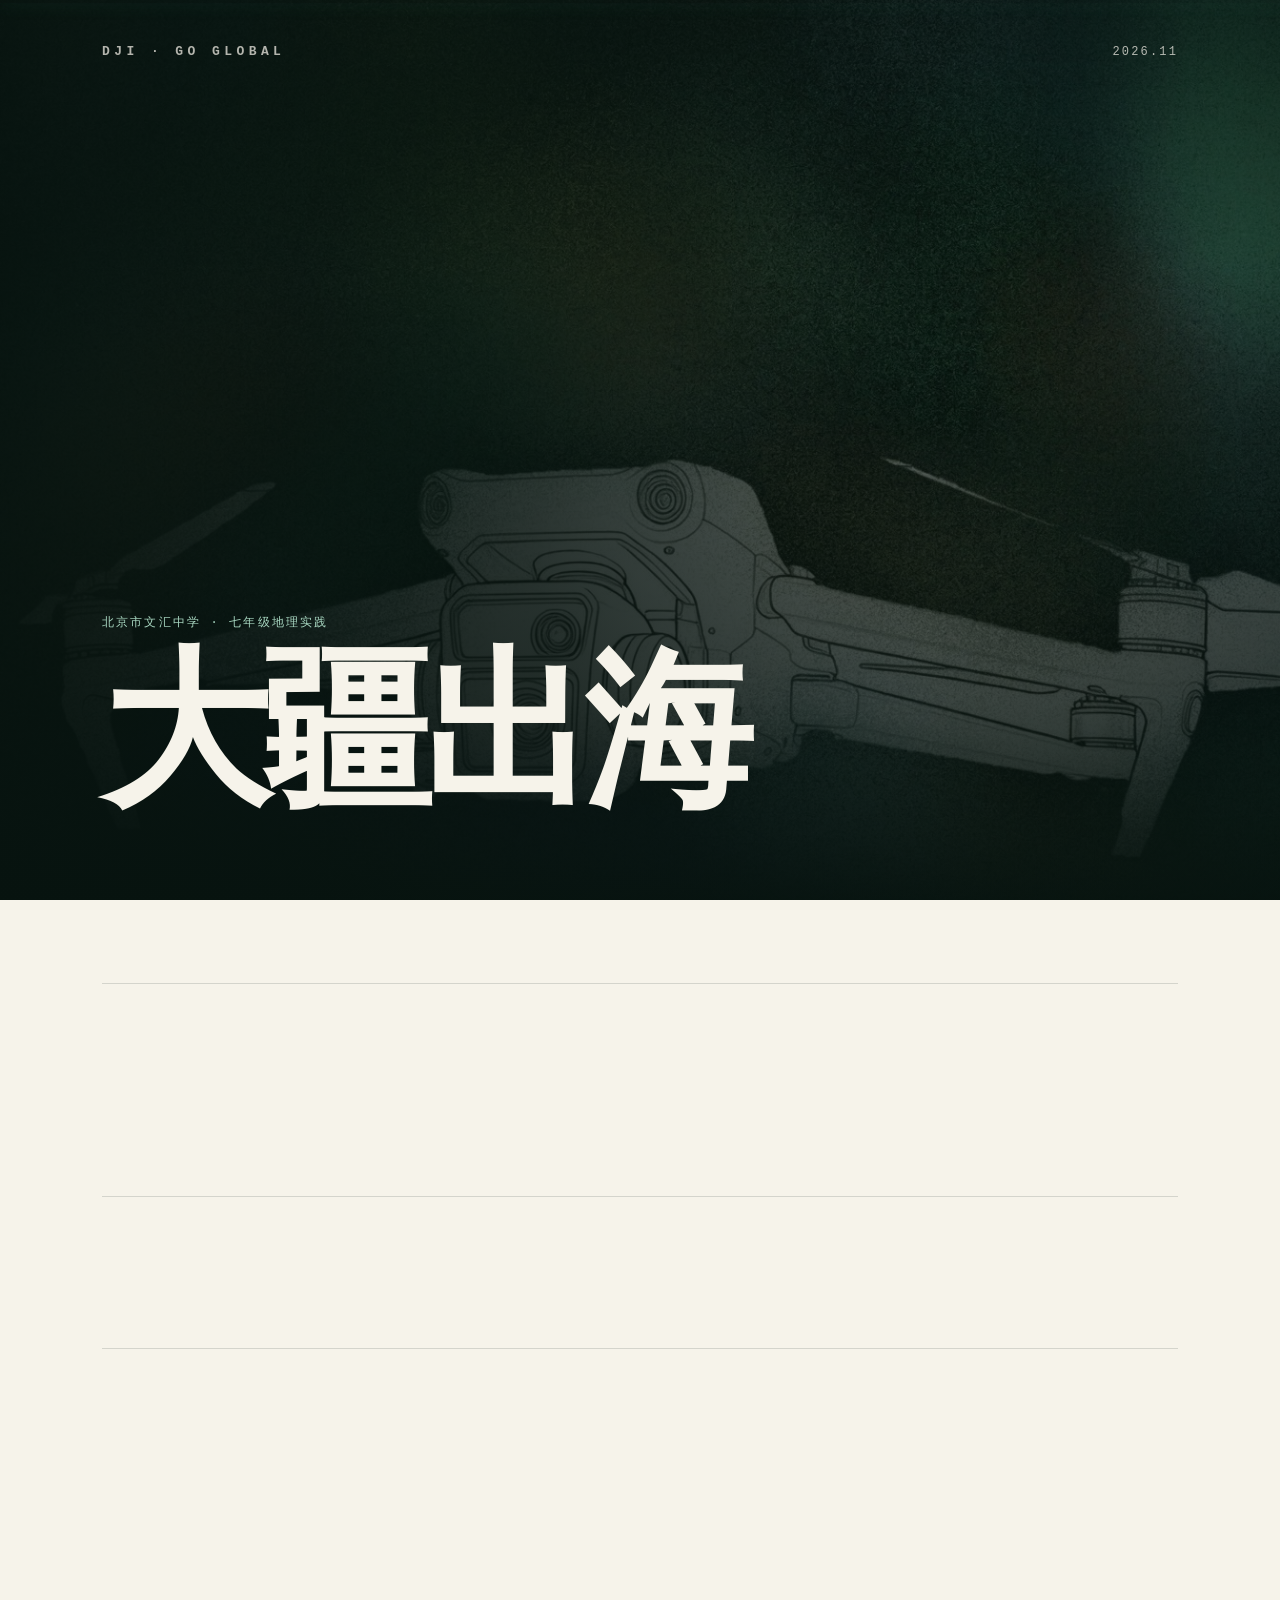
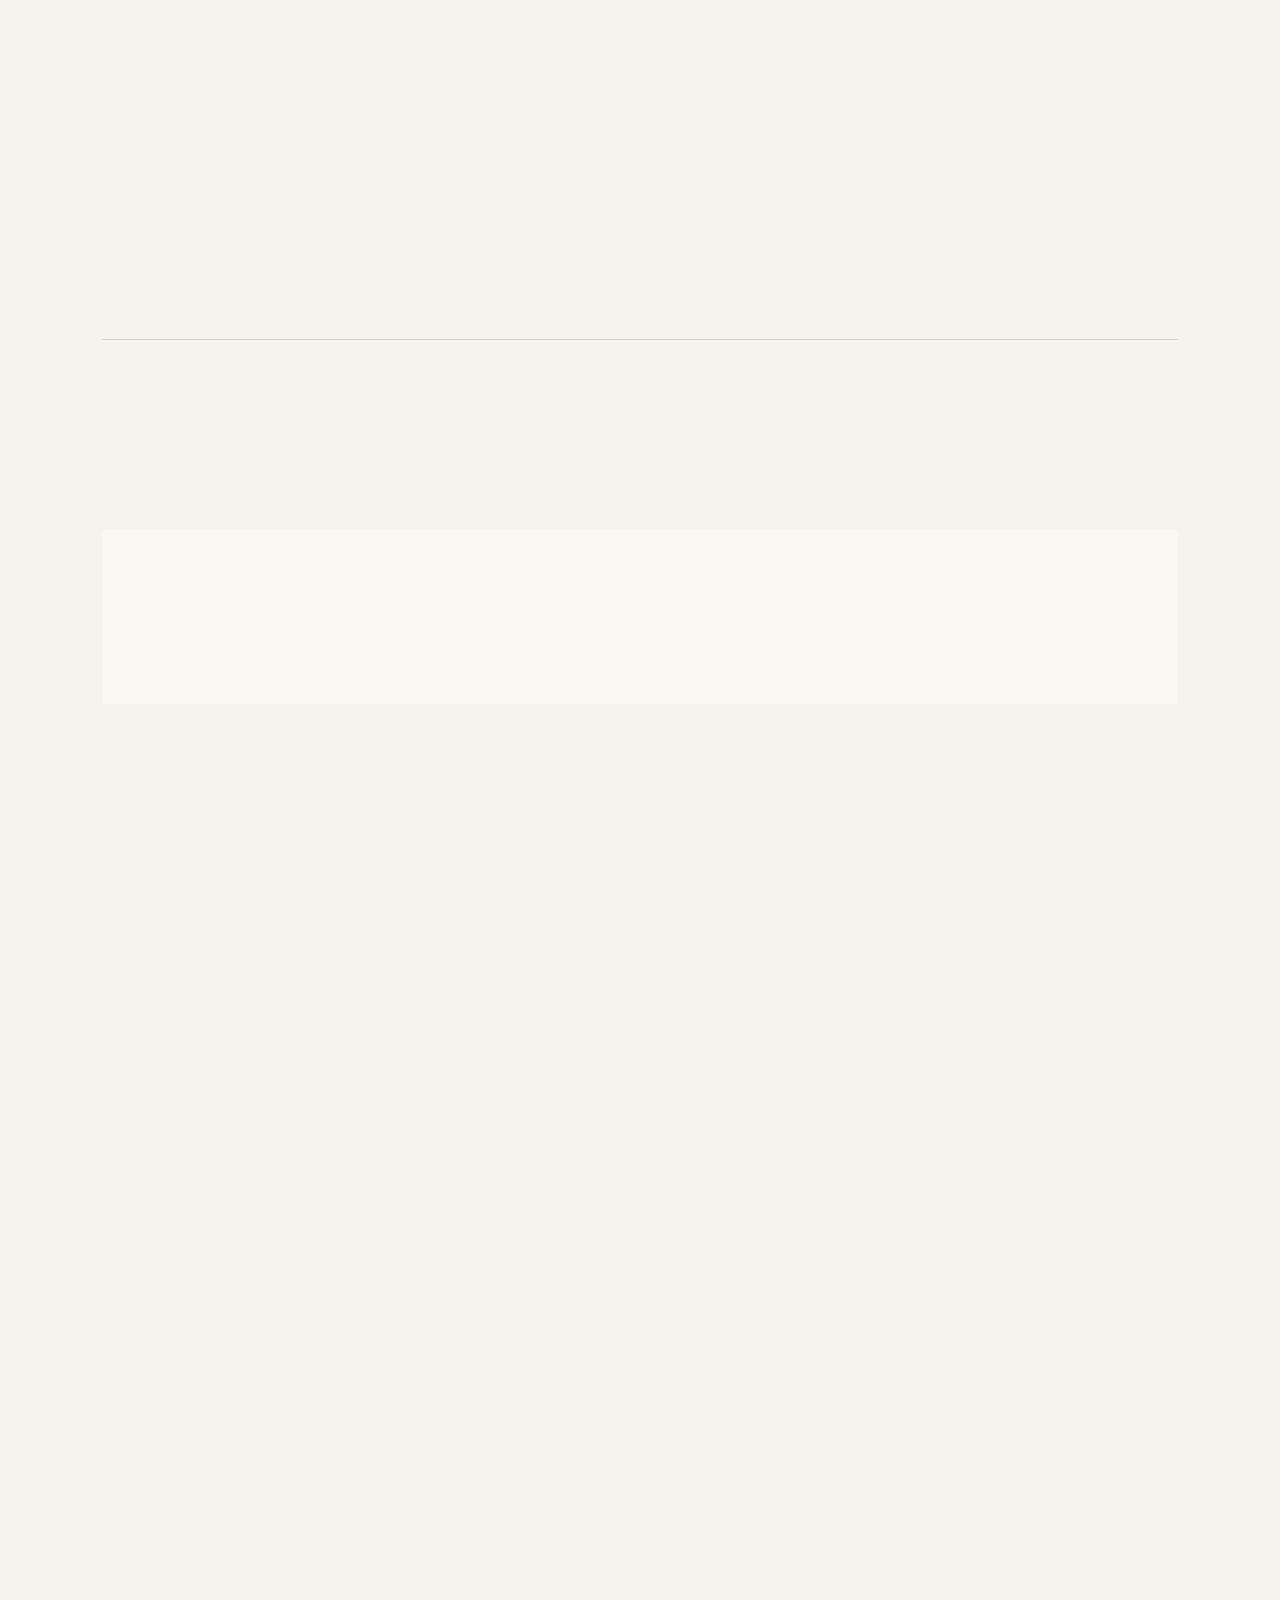
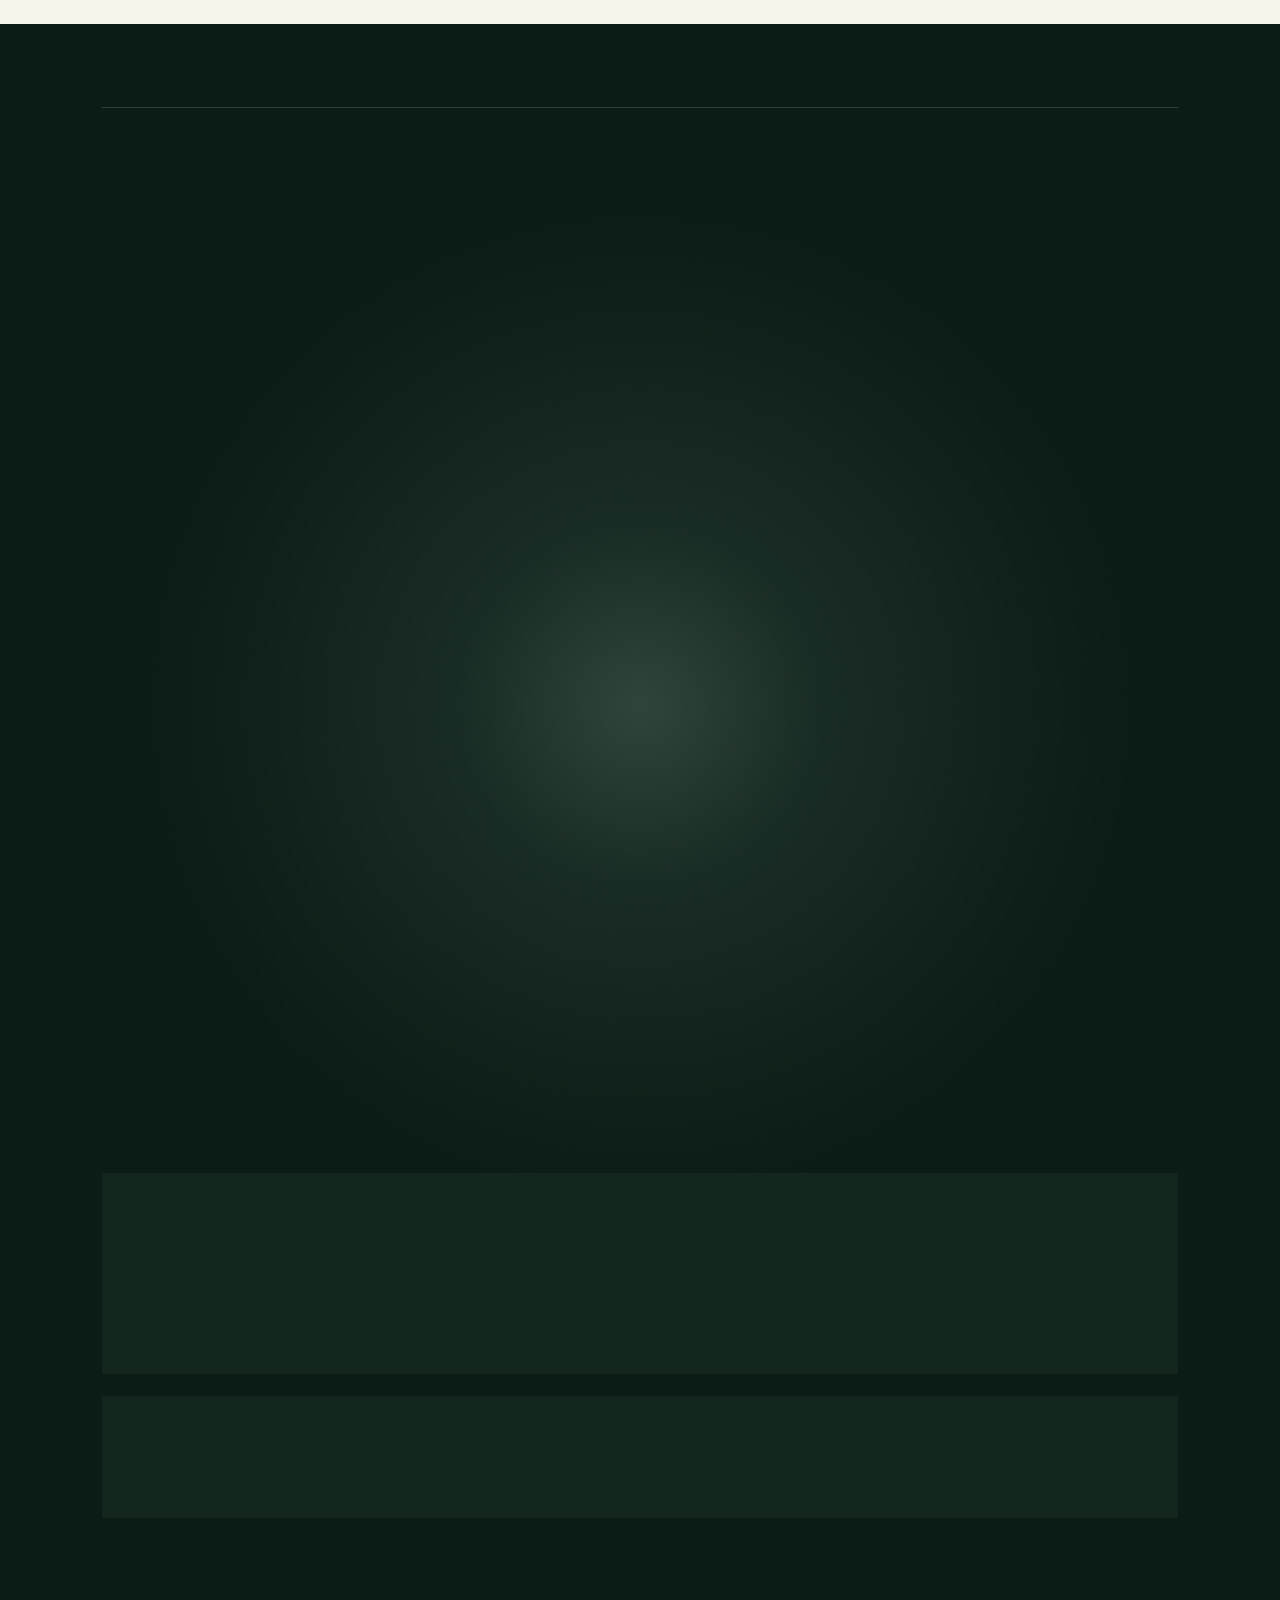
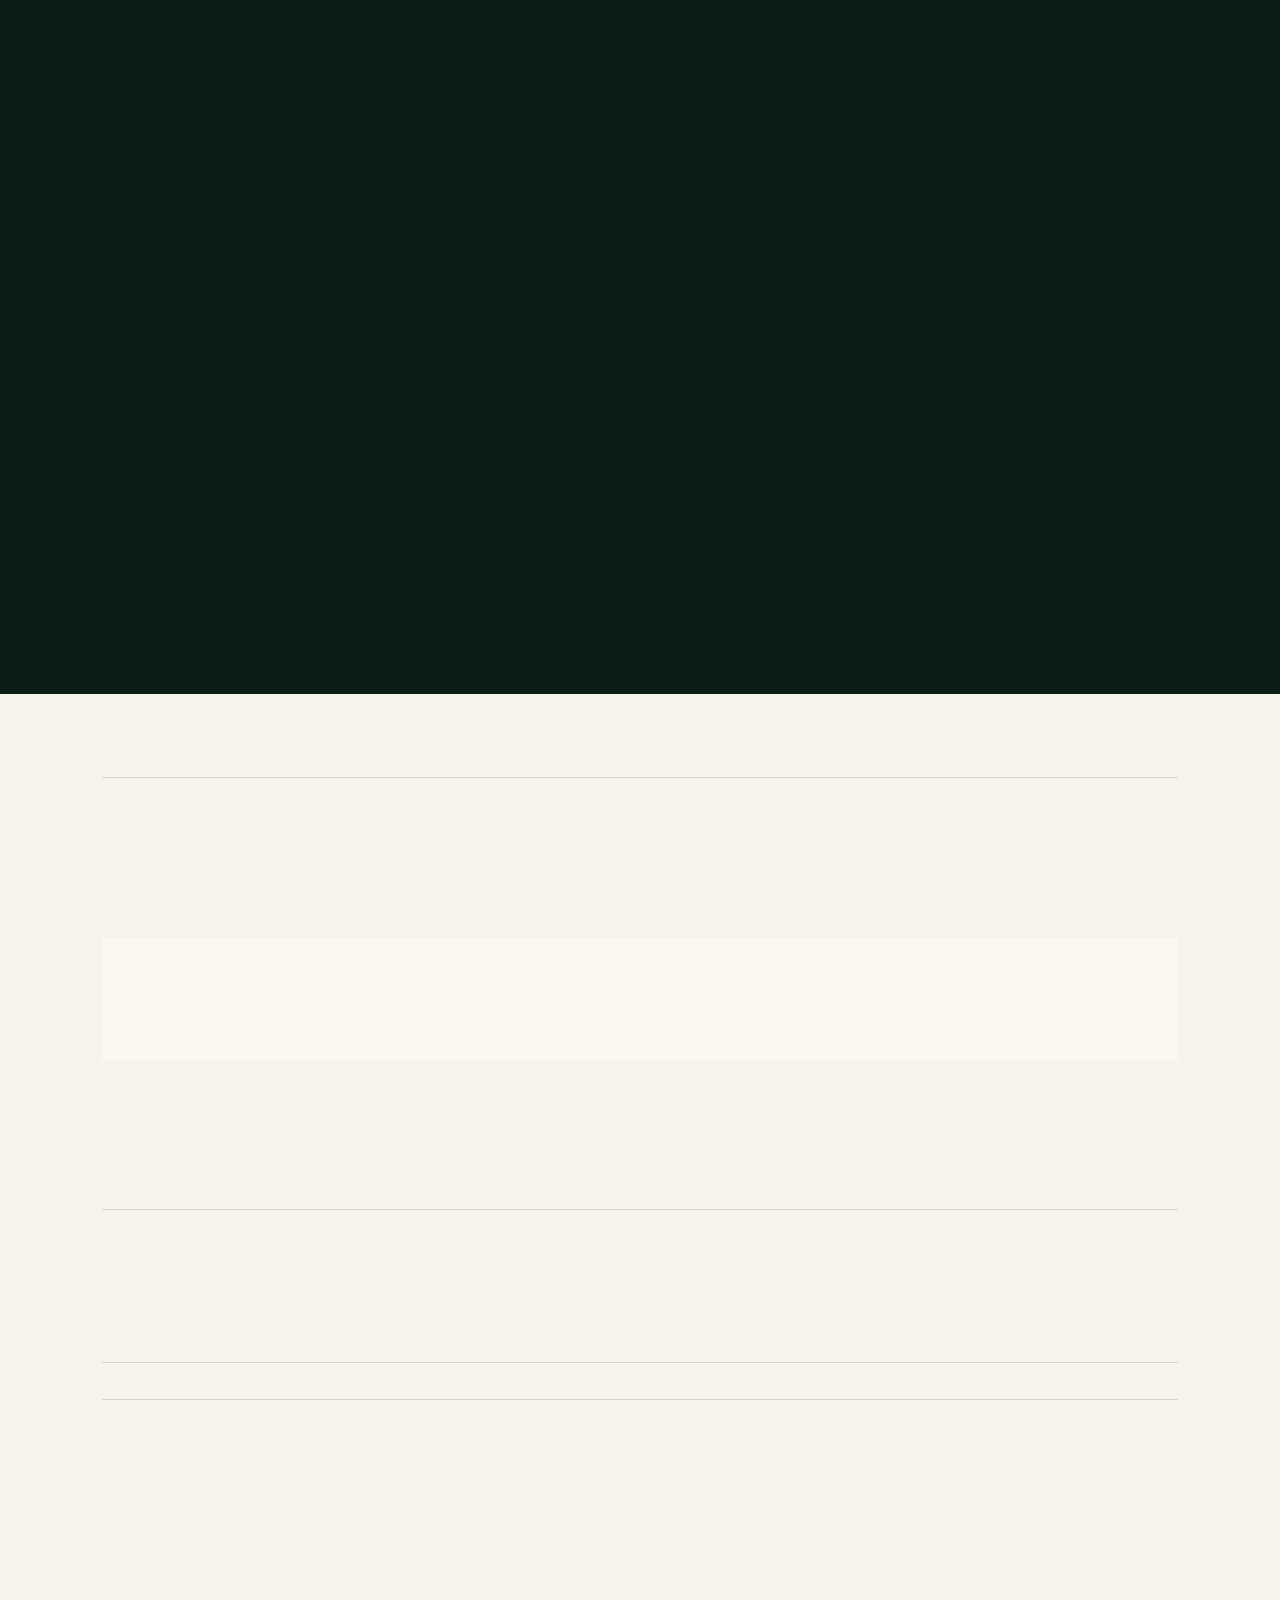
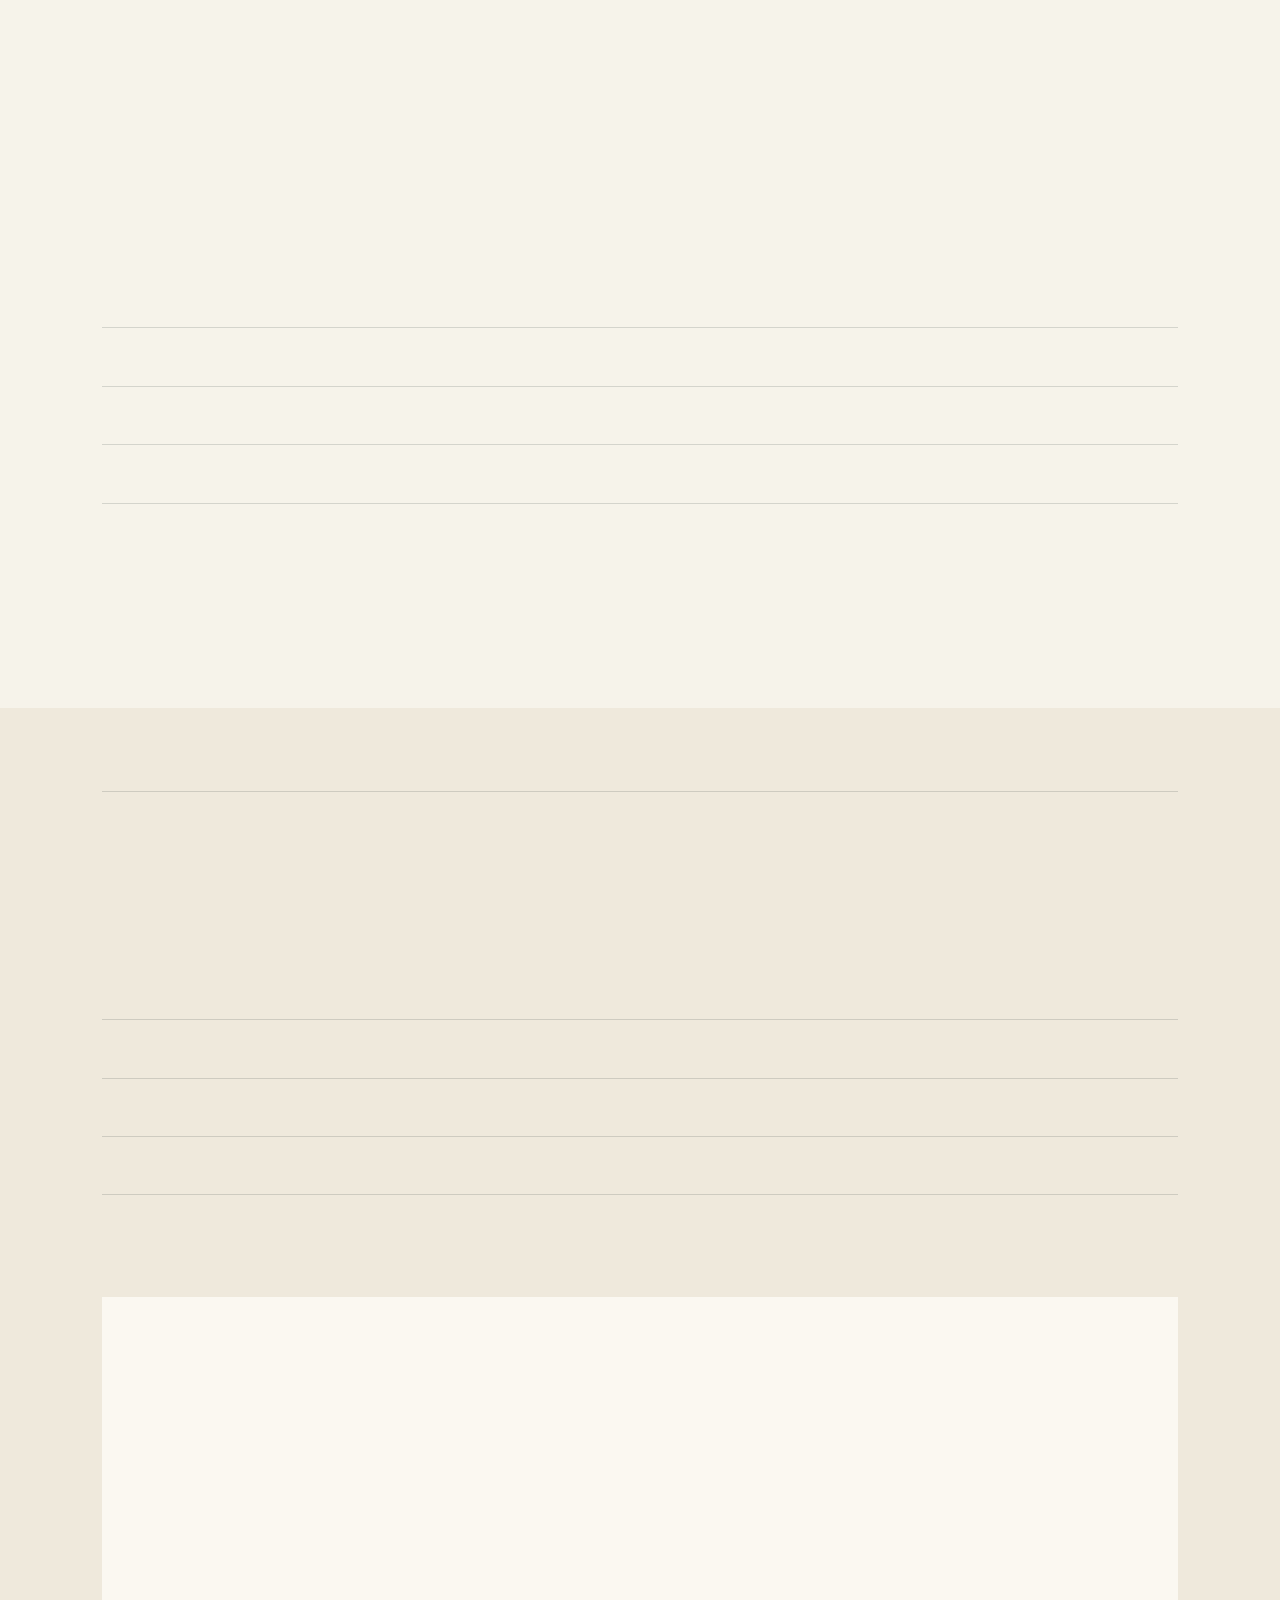
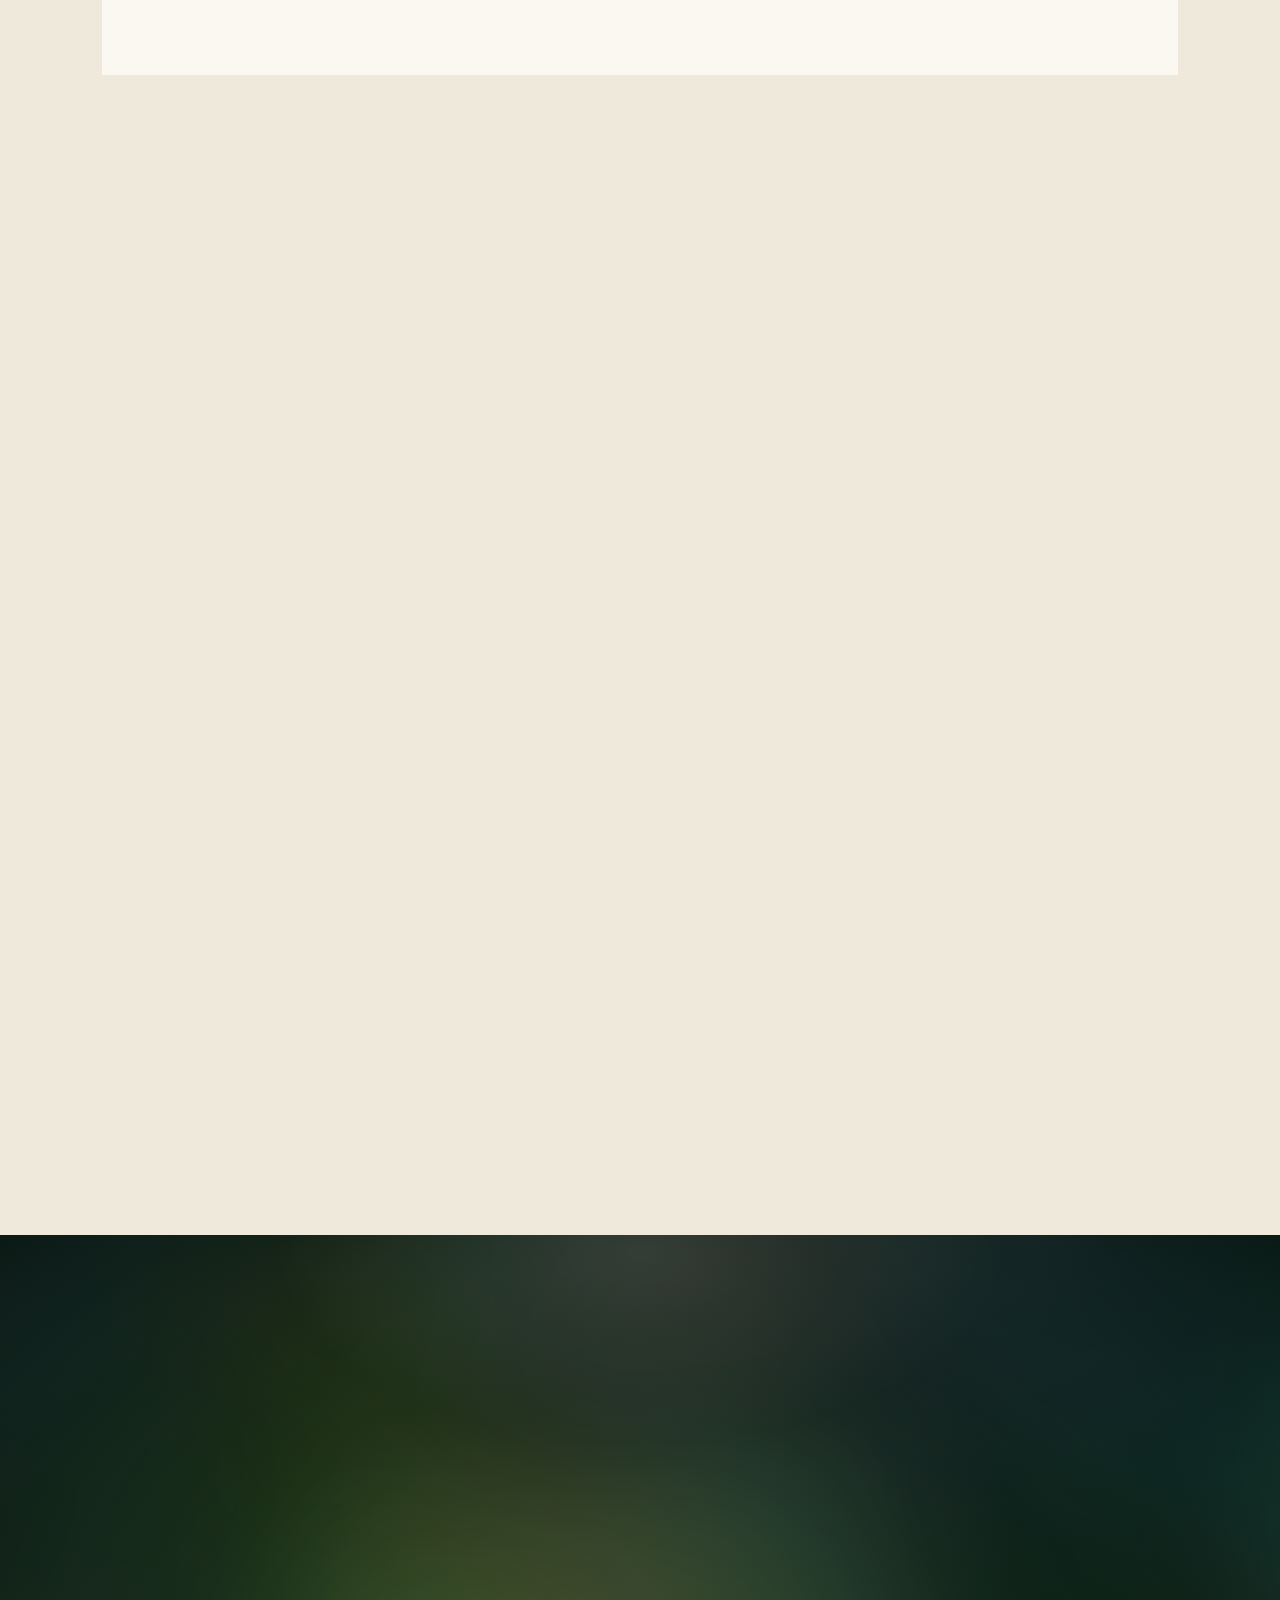
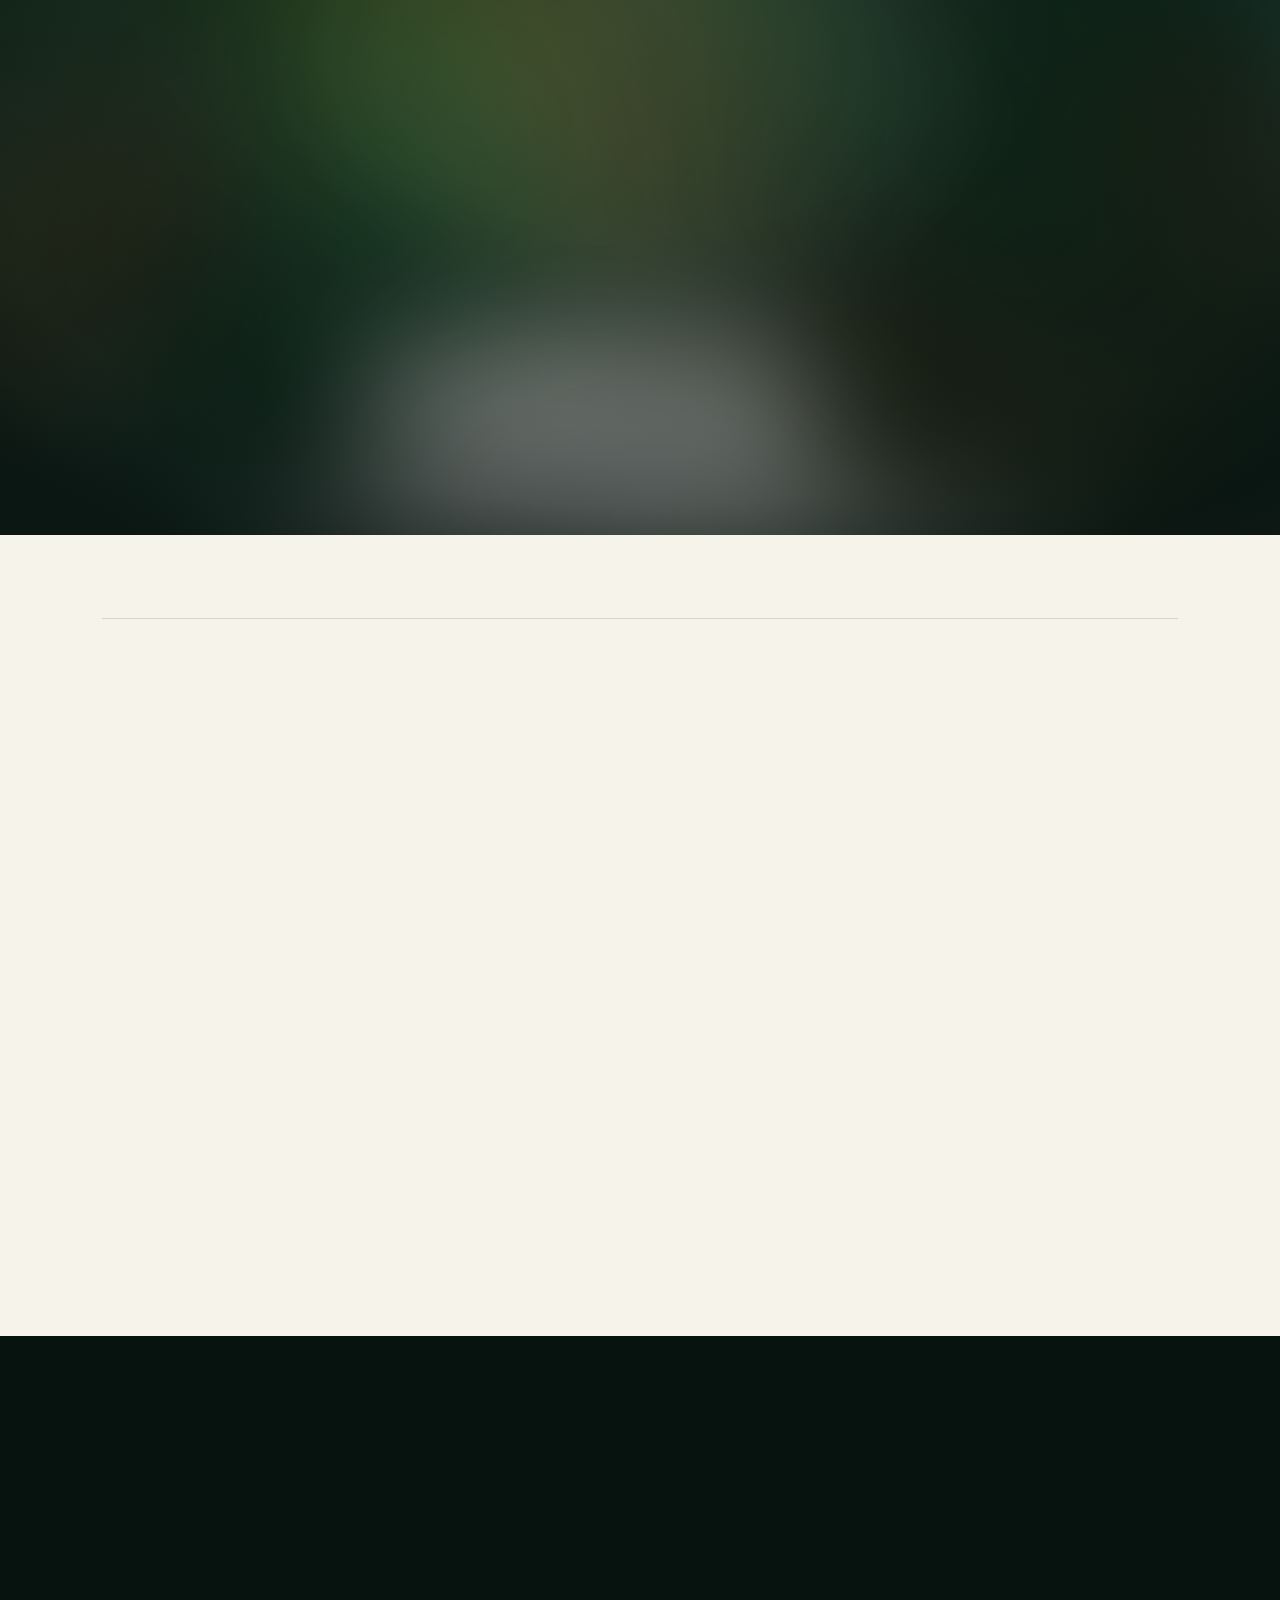
<file: index.html>
<!doctype html>
<html lang="zh-CN">
<head>
<meta charset="utf-8">
<meta name="viewport" content="width=device-width, initial-scale=1">
<title>大疆出海 · 课程项目成果展</title>
<meta name="description" content="北京市文汇中学七年级地理实践活动：一组查大疆的出海数据，二组讲云台的物理原理，三组做德国、巴西、澳大利亚三个市场的广告方案。">
<meta name="theme-color" content="#0b1b15">
<link rel="icon" href="assets/img/favicon.svg" type="image/svg+xml">
<link rel="apple-touch-icon" href="assets/img/favicon.svg">
<link rel="stylesheet" href="assets/css/style.css">
<script>document.documentElement.classList.add('js');</script>
</head>
<body>

<div class="progress" aria-hidden="true"><i></i></div>

<!-- ================= HERO ================= -->
<header class="hero">
  <div class="hero__media">
    <img src="assets/img/poster.jpg" alt="大疆宣传海报局部：暗色颗粒质感背景上的一台无人机线稿">
  </div>
  <div class="hero__veil"></div>

  <div class="hero__mark wrap">
    <strong>DJI · GO GLOBAL</strong>
    <span class="mono">2026.11</span>
  </div>

  <div class="hero__inner wrap">
    <p class="hero__kicker mono">北京市文汇中学 · 七年级地理实践</p>
    <h1>大疆出海</h1>
  </div>
</header>

<main>

<!-- ================= 01 一组 ================= -->
<section class="chapter" id="g1">
  <div class="wrap">

    <header class="chapter__head">
      <p class="chapter__no">01</p>
      <div>
        <p class="chapter__kicker">一组</p>
        <h2>出海数据</h2>
      </div>
    </header>

    <div class="stats">
      <div class="stat">
        <p class="stat__num" data-count="100">100<em>+</em></p>
        <p class="stat__desc">国家和地区</p>
      </div>
      <div class="stat">
        <p class="stat__num" data-count="5">5<em>大区域</em></p>
        <p class="stat__desc">亚太 / 欧洲 / 北美 / 拉美 / 大洋洲</p>
      </div>
      <div class="stat">
        <p class="stat__num" data-count="4">4<em>家</em></p>
        <p class="stat__desc">香港、美国、德国、日本分公司</p>
      </div>
      <div class="stat">
        <p class="stat__num" data-count="3500">3500<em>+</em></p>
        <p class="stat__desc">服务与维修中心（农业口径）</p>
      </div>
    </div>

    <div class="map-block">
      <h3 class="block-title">全球市场分布</h3>
      <figure>
        <div class="map">
          <div class="map__canvas">
            <img class="map__img" src="assets/img/world-map.svg" alt="世界地图，标出深圳总部与美国、德国、日本分公司，以及巴西、澳大利亚的渠道覆盖">
            <span class="pin pin--hq pin--label-left" style="left:80.97%;top:41.61%"><i></i><span>深圳 · 总部</span></span>
            <span class="pin" style="left:85.99%;top:31.35%"><i></i><span>日本</span></span>
            <span class="pin pin--label-left" style="left:24.90%;top:29.40%"><i></i><span>美国</span></span>
            <span class="pin" style="left:52.46%;top:20.33%"><i></i><span>德国</span></span>
            <span class="pin pin--cov" style="left:35.39%;top:66.67%"><i></i><span>巴西</span></span>
            <span class="pin pin--cov" style="left:86.08%;top:77.34%"><i></i><span>澳大利亚</span></span>
          </div>
        </div>
        <div class="map-legend">
          <span><b></b>总部</span>
          <span><b></b>分公司</span>
          <span><b class="hollow"></b>渠道覆盖</span>
        </div>
        <figcaption class="caption">点位为示意位置。</figcaption>
      </figure>
    </div>

    <div class="section--tight">
      <h3 class="block-title">渠道怎么铺</h3>
      <div class="hairgrid hairgrid--4">
        <div>
          <p class="card__title">亚太</p>
          <p class="card__body">深圳、上海、南京、杭州等旗舰店，香港、日本、韩国、新加坡、泰国等渠道。</p>
        </div>
        <div>
          <p class="card__title">欧洲</p>
          <p class="card__body">英、法、德、意、西、瑞典、挪威等数十国的经销商与授权门店。</p>
        </div>
        <div>
          <p class="card__title">北美</p>
          <p class="card__body">美国、加拿大、墨西哥，本地经销与服务渠道。</p>
        </div>
        <div>
          <p class="card__title">拉美 / 大洋洲</p>
          <p class="card__body">巴西、阿根廷走农业植保；澳、新设零售与经销网络。</p>
        </div>
      </div>
    </div>

    <div class="split">
      <div>
        <p class="big-stat__num" data-count="70">70<em>%+</em></p>
        <p class="big-stat__label">全球消费级无人机市场份额。</p>
      </div>
      <ul class="note-list">
        <li>
          <b>《时代》周刊 2014 年度十大科技产品</b>
          精灵系列入选。
        </li>
        <li>
          <b>FastCompany 2015 全球最具创新力公司第三名</b>
          唯一上榜的中国公司。
        </li>
      </ul>
    </div>

    <div class="section--tight">
      <h3 class="block-title">出海时间线</h3>
      <div class="timeline">
        <div class="tl">
          <p class="tl__year">2006</p>
          <p class="tl__title">深圳创立</p>
          <p class="tl__body">先做飞得稳、拍得稳的零件，卖给国外航模和拍视频的爱好者。</p>
        </div>
        <div class="tl">
          <p class="tl__year">2013</p>
          <p class="tl__title">精灵 Phantom</p>
          <p class="tl__body">到手就能飞，679 美元，补上拼装机和玩具之间的空白。</p>
        </div>
        <div class="tl">
          <p class="tl__year">2016</p>
          <p class="tl__title">御 Mavic Pro</p>
          <p class="tl__body">可折叠、轻便又专业，拉开与对手的差距。</p>
        </div>
        <div class="tl">
          <p class="tl__year">至今</p>
          <p class="tl__title">100 多个国家</p>
          <p class="tl__body">门店、经销商、展会、教程一起铺开。</p>
        </div>
      </div>
    </div>

    <div class="quotes">
      <figure class="quote">
        <p>「无人机从深圳实验室飞向南美大豆田、非洲咖啡园，是中国科创企业走向世界的代表。」</p>
        <cite>人民日报海外版</cite>
      </figure>
      <figure class="quote">
        <p>「首个在全球主要消费产品领域成为先锋的中国企业。」</p>
        <cite>《华尔街日报》</cite>
      </figure>
    </div>

  </div>
</section>

<!-- ================= 02 二组 ================= -->
<section class="chapter chapter--ink" id="g2">
  <div class="wrap">

    <header class="chapter__head">
      <p class="chapter__no">02</p>
      <div>
        <p class="chapter__kicker">二组</p>
        <h2>云台</h2>
      </div>
    </header>

    <div class="split">
      <div>
        <p class="pull">相机不是被“固定”住的，是被电机一路反向拧回来的。</p>
        <div class="prose">
          <p>
            机身往左倒的一瞬间，云台让相机往右转同样的角度，把那点晃动抵消掉。
            三个方向各一组电机，所以叫<strong>三轴增稳</strong>。
          </p>
        </div>
      </div>
      <ul class="note-list">
        <li><b>俯仰 Pitch</b>机头点头，电机反着抬或压，地平线留在原地。</li>
        <li><b>横滚 Roll</b>机身侧倾，最常见的一种晃，两侧电机一推一拉。</li>
        <li><b>偏航 Yaw</b>机头左右摆，相机始终朝着选定的方向。</li>
      </ul>
    </div>

    <figure class="diagram">
      <svg viewBox="0 0 900 380" role="img" aria-label="示意图：机身被风吹歪，云台把相机反方向拧回来，相机保持水平">
        <defs>
          <marker id="arw" viewBox="0 0 10 10" refX="8" refY="5" markerWidth="8" markerHeight="8" orient="auto-start-reverse">
            <path d="M0,0 L10,5 L0,10 z" fill="#b3543f"/>
          </marker>
        </defs>

        <line class="dg-dash" x1="30" y1="225" x2="870" y2="225"/>
        <text class="dg-mono" x="30" y="214">地平线</text>

        <g transform="translate(205,225) rotate(-9)">
          <rect class="dg-body" x="-96" y="-62" width="192" height="124" rx="22"/>
          <text class="dg-label" x="0" y="7" text-anchor="middle">机身</text>
        </g>
        <path class="dg-thin" d="M112,332 L300,332"/>
        <text class="dg-label-sm" x="112" y="356">机身歪 -9°</text>

        <path class="dg-accent" d="M340,120 C420,44 540,44 620,120" marker-end="url(#arw)"/>
        <text class="dg-label" x="378" y="74">反向拧回来</text>

        <rect class="dg-cam" x="600" y="170" width="190" height="112" rx="16"/>
        <circle class="dg-line" cx="695" cy="226" r="33"/>
        <circle class="dg-thin" cx="695" cy="226" r="16"/>
        <text class="dg-label-sm" x="600" y="152">相机 · 0°</text>

        <line class="dg-dash" x1="500" y1="225" x2="596" y2="225"/>
        <circle class="dg-fill" cx="540" cy="225" r="4"/>
      </svg>
    </figure>

    <div class="hairgrid hairgrid--4 section--tight">
      <div>
        <span class="step__no">01</span>
        <p class="step__name">感知</p>
        <p class="step__body">陀螺仪测出机身刚开始转的那一点角速度。</p>
      </div>
      <div>
        <span class="step__no">02</span>
        <p class="step__name">算补偿</p>
        <p class="step__body">控制器算出该反着转多少、转多快。</p>
      </div>
      <div>
        <span class="step__no">03</span>
        <p class="step__name">反向拧</p>
        <p class="step__body">三个电机分别管俯仰、横滚、偏航，把相机拧回去。</p>
      </div>
      <div>
        <span class="step__no">04</span>
        <p class="step__name">闭环</p>
        <p class="step__body">结果再报回控制器继续修正，就是 PID。</p>
      </div>
    </div>

    <div class="hairgrid hairgrid--2">
      <div>
        <p class="card__title">机械增稳</p>
        <p class="card__body">电机真的把相机拧回来，不裁画面。二组的木条模型演示的就是这个。</p>
      </div>
      <div>
        <p class="card__title">电子增稳</p>
        <p class="card__body">裁掉画面边缘，用算法对齐相邻帧，晃得厉害就掉画质。</p>
      </div>
    </div>

    <div class="video-block">
      <div>
        <div class="video-shell video-shell--vertical">
          <video controls playsinline preload="metadata" poster="assets/img/poster-g2.jpg" src="assets/video/g2-gimbal.mp4"></video>
        </div>
        <p class="video-meta"><span>10 秒</span><span>现场演示</span></p>
      </div>

      <div>
        <h3 class="block-title">二组模型</h3>
        <figure class="video-figure">
          <img src="assets/img/photo-frame.jpg" alt="同学双手举着木条搭的三轴框架，中间细线吊着一个水瓶">
        </figure>
      </div>
    </div>

  </div>
</section>

<!-- ================= 03 三组 ================= -->
<section class="chapter" id="g3">
  <div class="wrap">

    <header class="chapter__head">
      <p class="chapter__no">03</p>
      <div>
        <p class="chapter__kicker">三组</p>
        <h2>目标市场</h2>
      </div>
    </header>

    <div class="hairgrid hairgrid--3">
      <div>
        <p class="card__title">巴西</p>
        <p class="card__body">农业飞防规模大，接受度高。</p>
      </div>
      <div>
        <p class="card__title">德国</p>
        <p class="card__body">消费与行业市场成熟，规则严格。</p>
      </div>
      <div>
        <p class="card__title">澳大利亚</p>
        <p class="card__body">休闲与巡检需求增长，有安全争议。</p>
      </div>
    </div>

    <div class="section--tight">
      <h3 class="block-title">巴西</h3>

      <div class="stats stats--3">
        <div class="stat">
          <p class="stat__num" data-count="18.6">18.6<em>万架</em></p>
          <p class="stat__desc">在册无人机（2026 年 9 月）</p>
        </div>
        <div class="stat">
          <p class="stat__num" data-count="85.5">85.5<em>%</em></p>
          <p class="stat__desc">在册机型中是大疆</p>
        </div>
        <div class="stat">
          <p class="stat__num" data-count="90">90<em>%</em></p>
          <p class="stat__desc">新入网机型中是大疆</p>
        </div>
      </div>

      <div class="spec">
        <div class="spec__row">
          <dt>用途</dt>
          <dd>农田植保喷洒、测绘巡检、影视航拍与休闲飞行。</dd>
        </div>
        <div class="spec__row">
          <dt>语言与习俗</dt>
          <dd>葡萄牙语；飞行前在 SISANT 注册、SARPAS 申请空域。</dd>
        </div>
        <div class="spec__row">
          <dt>竞争</dt>
          <dd>小米 / FIMI、极飞 XAG、Yuneec、Autel；农业飞防是大疆与极飞双强。</dd>
        </div>
        <div class="spec__row">
          <dt>难点</dt>
          <dd>进口关税、保修周期、售后网点；整机需 Anatel 认证。</dd>
        </div>
        <div class="spec__row">
          <dt>监管</dt>
          <dd>ANAC 按 RBAC 100 监管，250g 以上免费注册，空域由 DECEA 审批。</dd>
        </div>
      </div>
    </div>

    <div class="section--tight">
      <h3 class="block-title">三个市场并排看</h3>
      <div class="table-wrap">
        <table class="table">
          <thead>
            <tr><th></th><th>德国</th><th>巴西</th><th>澳大利亚</th></tr>
          </thead>
          <tbody>
            <tr><td>市场类型</td><td>欧洲成熟市场</td><td>南美新兴市场</td><td>大洋洲成长市场</td></tr>
            <tr><td>接受度</td><td>民间高，政企谨慎</td><td>整体很高</td><td>民间高，政府顾虑</td></tr>
            <tr><td>主要难点</td><td>数据安全与监管审查</td><td>关税、售后与认证</td><td>数据主权与安全争议</td></tr>
            <tr><td>典型用途</td><td>航拍、测绘、巡检</td><td>农业飞防为主</td><td>海岸监测、巡检、休闲</td></tr>
          </tbody>
        </table>
      </div>
    </div>

  </div>
</section>

<!-- ================= 03b 广告 ================= -->
<section class="chapter chapter--deep" id="ad">
  <div class="wrap">

    <header class="chapter__head">
      <p class="chapter__no">03<span style="opacity:.5">b</span></p>
      <div>
        <p class="chapter__kicker">三组 · 广告</p>
        <h2>广告怎么做</h2>
      </div>
    </header>

    <div class="table-wrap">
      <table class="table">
        <thead>
          <tr><th>当地在意</th><th>广告怎么回应</th></tr>
        </thead>
        <tbody>
          <tr><td>德国：重规则、讲隐私</td><td>德语，突出合规飞行、认证标识与隐私说明，不夸大。</td></tr>
          <tr><td>巴西：农业大国，看重实用</td><td>葡语，场景放在农田植保与丰收，强调效率与耐用。</td></tr>
          <tr><td>澳大利亚：地广人稀</td><td>英语，突出海岸、旷野巡检与本地场景，说明数据合规。</td></tr>
          <tr><td>共同：中国品牌</td><td>保留中国设计元素，用真实场景说话，不喊口号。</td></tr>
        </tbody>
      </table>
    </div>

    <div class="hairgrid hairgrid--3 slogans">
      <div class="slogan">
        <p class="slogan__code">巴西</p>
        <p class="slogan__text">DJI，为巴西的土地带来丰收科技</p>
        <ul class="slogan__list">
          <li>喷洒更精准，少浪费、多增产。</li>
        </ul>
        <dl class="kv">
          <div><dt>线下</dt><dd>农业科技展、田间实测观摩会</dd></div>
          <div><dt>线上</dt><dd>Instagram、YouTube 农场实景</dd></div>
          <div><dt>渠道</dt><dd>本地农机经销商，配套培训与备件</dd></div>
        </dl>
      </div>
      <div class="slogan">
        <p class="slogan__code">澳大利亚</p>
        <p class="slogan__text">DJI，飞越澳洲旷野，看见更远的价值</p>
        <ul class="slogan__list">
          <li>牧场与矿山，BVLOS 让远距离巡检规模化。</li>
        </ul>
        <dl class="kv">
          <div><dt>线下</dt><dd>矿业展、农业展 + 持证培训</dd></div>
          <div><dt>线上</dt><dd>TikTok、Ins 航拍挑战赛</dd></div>
          <div><dt>渠道</dt><dd>本土服务商，配套售后与保险</dd></div>
        </dl>
      </div>
      <div class="slogan">
        <p class="slogan__code">德国</p>
        <p class="slogan__text">DJI – 空中精准科技，来自中国创新</p>
        <ul class="slogan__list">
          <li>光伏、风电、建筑检测，厘米级测绘与红外测温。</li>
        </ul>
        <dl class="kv">
          <div><dt>线下</dt><dd>IFA、建筑光伏展 + 现场建模演示</dd></div>
          <div><dt>线上</dt><dd>YouTube 工程案例、LinkedIn 推广</dd></div>
          <div><dt>渠道</dt><dd>本土经销商，配套合规文档与培训</dd></div>
        </dl>
      </div>
    </div>

    <div class="section--tight">
      <h3 class="block-title">广告片</h3>
      <div class="video-shell video-shell--wide">
        <video controls playsinline preload="metadata" poster="assets/img/poster-g3.jpg" src="assets/video/g3-ad.mp4"></video>
      </div>
      <p class="video-meta"><span>15 秒</span><span>画面由豆包 AI 生成</span></p>

      <div class="frame-strip">
        <figure>
          <img src="assets/img/adframe-1.jpg" alt="广告片画面：无人机悬停在屋顶光伏板上方，背景是日落与城市">
          <figcaption>屋顶光伏</figcaption>
        </figure>
        <figure>
          <img src="assets/img/adframe-2.jpg" alt="广告片画面：草原上奔跑的袋鼠">
          <figcaption>草原牧场</figcaption>
        </figure>
        <figure>
          <img src="assets/img/adframe-3.jpg" alt="广告片画面：无人机逆着阳光飞进云层">
          <figcaption>逆光收尾</figcaption>
        </figure>
      </div>
    </div>

  </div>
</section>

<!-- ================= 海报 ================= -->
<section class="poster-section" id="poster">
  <div class="wrap">
    <figure class="poster-frame">
      <img src="assets/img/poster.jpg" alt="大疆宣传海报：暗色颗粒质感的墨绿蓝渐变背景，中间是无人机线稿，左上角 DJI 标志">
    </figure>
    <p class="poster-label">三组 · 宣传海报</p>
  </div>
</section>

<!-- ================= 04 照片 ================= -->
<section class="chapter" id="photos">
  <div class="wrap">

    <header class="chapter__head">
      <p class="chapter__no">04</p>
      <div>
        <h2>活动照片</h2>
      </div>
    </header>

    <div class="photo-grid">
      <figure class="photo span-4">
        <img src="assets/img/photo-research-a.jpg" alt="两名穿校服的同学并排坐在笔记本前查资料" style="object-position:50% 42%">
      </figure>
      <figure class="photo span-4">
        <img src="assets/img/photo-bench.jpg" alt="几名同学围在实验台前调试支架与刻度尺" style="object-position:50% 35%">
      </figure>
      <figure class="photo span-4">
        <img src="assets/img/photo-research-b.jpg" alt="三名同学围着两台笔记本讨论" style="object-position:50% 45%">
      </figure>
      <figure class="photo span-4">
        <img src="assets/img/photo-expo.jpg" alt="展会现场，工作人员向观众演示手持无人机与遥控器" style="object-position:50% 45%">
      </figure>
      <figure class="photo span-4">
        <img src="assets/img/photo-group.jpg" alt="五名穿校服的同学在办公室门口合影" style="object-position:50% 38%">
      </figure>
      <figure class="photo span-4">
        <img src="assets/img/photo-desk.jpg" alt="两名穿校服的同学凑在一台笔记本前看屏幕" style="object-position:50% 40%">
      </figure>
    </div>

  </div>
</section>

</main>

<!-- ================= FOOTER ================= -->
<footer class="footer">
  <div class="wrap">
    <div class="footer__top">
      <h2>谢谢观看</h2>
      <dl class="credits">
        <div><dt>一组</dt><dd>王梓萱 · 王一诺 · 陈妍昕 · 郭星语 · 杨潇然</dd></div>
        <div><dt>二组</dt><dd>木质三轴云台模型与讲解视频</dd></div>
        <div><dt>三组</dt><dd>刘璐瑶 · 王翊好 · 张轩诺 · 李唯伊 · 郭子棋</dd></div>
      </dl>
    </div>

    <p class="sources">
      资料：DJI 官网、《农业无人机行业白皮书 2025/2026》、人民日报海外版、《华尔街日报》、FastCompany、
      ANAC SISANT、CASA 等，逐条出处见两份 PPT 页脚。图片、视频、海报均取自三组原始作业材料。
    </p>

    <div class="footer__bottom">
      <span>北京市文汇中学 · 七年级地理实践 · 2026 年 11 月</span>
    </div>
  </div>
</footer>

<script src="assets/js/main.js" defer></script>
</body>
</html>
</file>
<file: assets/css/style.css>
/* =========================================================
   大疆出海 · 课程项目成果展
   静态长页 / 无脚本 / 版式层
   ========================================================= */

:root{
  --ink:        #0b1b15;
  --ink-soft:   #12261e;
  --ink-line:   rgba(246,243,234,.16);
  --paper:      #f6f3ea;
  --paper-2:    #efe9dc;
  --jade:       #2b6b53;
  --jade-line:  rgba(43,107,83,.22);
  --mint:       #a9d8c2;
  --sand:       #d9c9a4;
  --clay:       #b3543f;

  --font-sans: "PingFang SC","HarmonyOS Sans SC","Hiragino Sans GB","Microsoft YaHei",
               "Source Han Sans SC","Noto Sans SC",system-ui,-apple-system,sans-serif;
  --font-mono: "JetBrains Mono","IBM Plex Mono",ui-monospace,SFMono-Regular,Consolas,
               "Liberation Mono",monospace;

  --wrap: 1180px;
  --pad: clamp(20px, 5vw, 52px);
}

*,*::before,*::after{ box-sizing:border-box; }

html{ scroll-behavior:smooth; }

body{
  margin:0;
  background:var(--paper);
  color:var(--ink);
  font-family:var(--font-sans);
  font-size:17px;
  line-height:1.85;
  -webkit-font-smoothing:antialiased;
  text-rendering:optimizeLegibility;
}

img,video{ display:block; max-width:100%; }
figure{ margin:0; }
h1,h2,h3,h4{ margin:0; font-weight:800; line-height:1.12; letter-spacing:-.02em; }
p{ margin:0; }
ul,ol{ margin:0; }
a{ color:inherit; }

.wrap{
  width:100%;
  max-width:var(--wrap);
  margin-inline:auto;
  padding-inline:var(--pad);
}

.mono{
  font-family:var(--font-mono);
  font-size:12px;
  letter-spacing:.18em;
  text-transform:uppercase;
}

/* ---------- 主题上下文 ---------- */
.chapter{
  --fg:var(--ink);
  --muted:rgba(11,27,21,.64);
  --line:rgba(11,27,21,.14);
  --card:#fbf8f1;
  --bg:#f6f3ea;
  background:var(--bg);
  color:var(--fg);
  padding-block:clamp(52px,6.5vw,92px);
}
.chapter--ink{
  --fg:var(--paper);
  --muted:rgba(246,243,234,.66);
  --line:rgba(246,243,234,.16);
  --card:#12261e;
  --bg:#0b1b15;
  background:var(--bg);
  color:var(--fg);
}
.chapter--deep{ --bg:#efe9dc; background:var(--bg); }

/* =========================================================
   HERO
   ========================================================= */
.hero{
  position:relative;
  min-height:100svh;
  display:grid;
  grid-template-columns:minmax(0,1fr);
  align-content:end;
  overflow:hidden;
  isolation:isolate;
  background:#07130f;
  color:var(--paper);
}
.hero__media,
.hero__media img{ position:absolute; inset:0; width:100%; height:100%; }
.hero__media img{
  object-fit:cover;
  object-position:50% 64%;
  opacity:.62;
  filter:saturate(.92) contrast(1.02);
}
.hero__veil{
  position:absolute; inset:0;
  background:
    radial-gradient(110% 70% at 50% 96%, rgba(7,19,15,.15), rgba(7,19,15,.86) 68%),
    linear-gradient(180deg, rgba(7,19,15,.62) 0%, rgba(7,19,15,.18) 34%, rgba(7,19,15,.96) 100%);
}
.hero__mark{
  z-index:3;
  position:absolute; top:clamp(20px,4vw,40px); left:0; right:0;
  display:flex; justify-content:space-between; gap:16px; align-items:baseline;
  color:rgba(246,243,234,.72);
}
.hero__mark strong{
  font-family:var(--font-mono); font-size:13px; letter-spacing:.34em; font-weight:600;
}
.hero__inner{
  position:relative;
  padding-block:clamp(96px,16vh,180px) clamp(48px,7vh,88px);
}
.hero h1{
  font-size:clamp(72px,13.2vw,176px);
  line-height:.9;
  letter-spacing:-.05em;
  margin-block:.12em .18em;
  text-wrap:balance;
}
.hero__kicker{ color:var(--mint); }
.hero__sub{
  max-width:44ch;
  font-size:clamp(15.5px,1.5vw,19px);
  line-height:1.85;
  color:rgba(246,243,234,.8);
  text-wrap:pretty;
}
.hero__chips{
  list-style:none; padding:0; margin-top:clamp(22px,3vw,32px);
  display:flex; flex-wrap:wrap; gap:8px;
}
.hero__chips li{
  font-family:var(--font-mono); font-size:11.5px; letter-spacing:.14em;
  padding:7px 12px; border:1px solid rgba(246,243,234,.28);
  border-radius:999px; color:rgba(246,243,234,.82); white-space:nowrap;
}
.hero__foot{
  position:relative;
  display:flex; flex-wrap:wrap; gap:10px 28px; align-items:center;
  padding-block:16px 26px;
  border-top:1px solid rgba(246,243,234,.18);
  font-family:var(--font-mono); font-size:11.5px; letter-spacing:.12em;
  color:rgba(246,243,234,.64);
}
.hero__foot span{ white-space:nowrap; }
.hero__foot .scroll{ margin-left:auto; color:rgba(246,243,234,.9); }

/* =========================================================
   章节头
   ========================================================= */
.chapter__head{
  display:grid;
  grid-template-columns:minmax(0,.22fr) minmax(0,1fr);
  gap:clamp(16px,4vw,56px);
  align-items:start;
  padding-top:clamp(22px,3vw,34px);
  border-top:1px solid var(--line);
}
.chapter__no{
  font-family:var(--font-mono);
  font-weight:700;
  font-size:clamp(38px,7vw,92px);
  line-height:.78;
  color:transparent;
  -webkit-text-stroke:1px var(--fg);
  opacity:.34;
  letter-spacing:-.02em;
}
.chapter__kicker{
  font-family:var(--font-mono);
  font-size:12px; letter-spacing:.24em;
  color:var(--jade);
  margin-bottom:10px;
}
.chapter--ink .chapter__kicker{ color:var(--mint); }
.chapter h2{
  font-size:clamp(34px,5.6vw,66px);
  margin-block:.18em .28em;
  text-wrap:balance;
}
.lead{
  max-width:46ch;
  color:var(--muted);
  font-size:clamp(16px,1.35vw,18.5px);
  text-wrap:pretty;
}
.lead strong{ color:var(--fg); font-weight:700; }

.section{ padding-block:clamp(64px,8vw,124px); }
.section--tight{ padding-block:clamp(44px,5vw,72px); }

h3.block-title{
  font-size:clamp(22px,2.6vw,30px);
  margin-bottom:clamp(16px,2vw,24px);
  letter-spacing:-.015em;
}
h3.block-title span{ display:block; }
.block-kicker{
  font-family:var(--font-mono); font-size:11.5px; letter-spacing:.2em;
  color:var(--jade); margin-bottom:10px;
}
.chapter--ink .block-kicker{ color:var(--mint); }

/* =========================================================
   数字条 / 数据块
   ========================================================= */
.stats{
  display:grid;
  grid-template-columns:repeat(4,minmax(0,1fr));
  margin-top:clamp(32px,4vw,52px);
  border-block:1px solid var(--line);
}
.stats--3{ grid-template-columns:repeat(3,minmax(0,1fr)); }
.stat{ padding:clamp(18px,2.4vw,30px) clamp(14px,1.8vw,22px); border-left:1px solid var(--line); }
.stat:first-child{ border-left:0; padding-left:0; }
.stat__num{
  font-size:clamp(32px,4.4vw,54px);
  font-weight:800; letter-spacing:-.04em; line-height:1;
  display:flex; align-items:baseline; gap:6px;
}
.stat__num em{ font-style:normal; font-size:.42em; font-weight:600; letter-spacing:0; color:var(--muted); }
.stat__label{
  font-family:var(--font-mono); font-size:11px; letter-spacing:.14em;
  color:var(--jade); margin-top:14px;
}
.chapter--ink .stat__label{ color:var(--mint); }
.stat__desc{ font-size:14.5px; color:var(--muted); line-height:1.75; margin-top:12px; }

/* 直接放在 hairgrid 上的 section--tight：只要上间距，不要内边距 */
.hairgrid.section--tight{ padding-block:0; margin-top:clamp(32px,4vw,56px); }
.hairgrid + .hairgrid{ margin-top:clamp(14px,1.8vw,22px); }

/* =========================================================
   地图
   ========================================================= */
.map-block{ margin-top:clamp(36px,5vw,64px); }
.map{
  position:relative;
  width:100%;
  overflow-x:auto;
}
.map__canvas{
  position:relative;
  width:100%;
  aspect-ratio:1000/418.5;
}
.map__img{
  width:100%; height:100%;
  display:block;
}
.pin{
  position:absolute;
  width:0; height:0;
  font-size:12.5px; line-height:1; white-space:nowrap;
  color:var(--ink);
}
.pin i{
  position:absolute; left:0; top:0;
  transform:translate(-50%,-50%);
  width:9px; height:9px; border-radius:50%;
  background:var(--jade);
  box-shadow:0 0 0 4px rgba(43,107,83,.14);
}
.pin span{
  position:absolute; left:12px; top:0;
  transform:translateY(-50%);
  padding:4px 7px;
  background:rgba(246,243,234,.86);
  border:1px solid rgba(43,107,83,.28);
  font-family:var(--font-mono); font-size:10.5px; letter-spacing:.06em;
}
.pin--hq i{
  width:12px; height:12px; background:var(--ink);
  box-shadow:0 0 0 4px rgba(11,27,21,.16);
}
.pin--hq span{ background:var(--ink); color:var(--paper); border-color:var(--ink); }
.pin--cov i{ background:var(--paper); border:1.5px solid var(--jade); box-shadow:none; width:8px; height:8px; }
.pin--cov span{ background:rgba(246,243,234,.6); border-style:dashed; color:var(--ink); }

.pin--label-left span{ left:auto; right:12px; }

.map-legend{
  display:flex; flex-wrap:wrap; gap:8px 20px;
  margin-top:18px; padding-top:14px; border-top:1px solid var(--line);
  font-family:var(--font-mono); font-size:10.5px; letter-spacing:.1em; color:var(--muted);
}
.map-legend span{ display:inline-flex; align-items:center; gap:6px; }
.map-legend b{ width:8px; height:8px; border-radius:50%; background:var(--ink); }
.map-legend b.hollow{ background:transparent; border:1.5px solid var(--jade); }

/* 图注 */
.caption{
  margin-top:12px;
  font-size:13px; line-height:1.75; color:var(--muted);
}
.caption b{ font-weight:600; color:var(--fg); }

/* =========================================================
   卡片网格（细线分隔）
   ========================================================= */
.hairgrid{
  display:grid;
  gap:1px;
  background:var(--card);
}
.hairgrid--4{ grid-template-columns:repeat(4,minmax(0,1fr)); }
.hairgrid--3{ grid-template-columns:repeat(3,minmax(0,1fr)); }
.hairgrid--2{ grid-template-columns:repeat(2,minmax(0,1fr)); }
.hairgrid > *{
  background:var(--card);
  padding:clamp(18px,2.4vw,30px);
  box-shadow:inset 0 0 0 1px var(--line);
}
.chapter--ink .hairgrid > *{ background:var(--ink-soft); }

.card__tag{
  font-family:var(--font-mono); font-size:11px; letter-spacing:.16em;
  color:var(--jade); margin-bottom:12px;
}
.chapter--ink .card__tag{ color:var(--mint); }
.card__title{ font-size:clamp(17px,1.6vw,20px); font-weight:800; line-height:1.4; margin-bottom:8px; }
.card__body{ font-size:14.5px; line-height:1.8; color:var(--muted); }
.card__body strong{ color:var(--fg); }

/* 步骤条 */
.step__no{
  font-family:var(--font-mono); font-size:11px; letter-spacing:.2em;
  color:var(--muted); display:block; margin-bottom:18px;
}
.step__name{ font-size:clamp(19px,2vw,23px); font-weight:800; margin-bottom:8px; letter-spacing:-.01em; }
.step__body{ font-size:14.5px; color:var(--muted); line-height:1.8; }

/* =========================================================
   两栏 / 大数字
   ========================================================= */
.split{
  display:grid;
  grid-template-columns:minmax(0,1.05fr) minmax(0,.95fr);
  gap:clamp(28px,5vw,72px);
  align-items:start;
  margin-top:clamp(36px,5vw,64px);
}
.big-stat__num{
  font-size:clamp(64px,11vw,140px);
  font-weight:800; letter-spacing:-.05em; line-height:.82;
}
.big-stat__num em{ font-style:normal; font-size:.28em; font-weight:700; letter-spacing:0; margin-left:6px; }
.big-stat__label{
  margin-top:16px; font-size:clamp(15px,1.4vw,17px); color:var(--muted); max-width:34ch;
}
.note-list{ list-style:none; padding:0; display:grid; gap:18px; }
.note-list li{ padding-top:18px; border-top:1px solid var(--line); font-size:14.5px; color:var(--muted); line-height:1.8; }
.note-list li:first-child{ border-top:0; padding-top:0; }
.note-list b{ display:block; font-size:15.5px; color:var(--fg); margin-bottom:4px; font-weight:700; }

/* =========================================================
   时间线
   ========================================================= */
.timeline{
  display:grid;
  grid-template-columns:repeat(4,minmax(0,1fr));
  gap:clamp(18px,3vw,34px);
  margin-top:clamp(32px,4vw,52px);
}
.tl{ position:relative; padding-top:30px; border-top:1px solid var(--line); }
.tl::before{
  content:""; position:absolute; top:-4.5px; left:0;
  width:9px; height:9px; border-radius:50%; background:var(--jade);
}
.chapter--ink .tl::before{ background:var(--mint); }
.tl__year{ font-family:var(--font-mono); font-size:clamp(22px,2.4vw,30px); font-weight:700; letter-spacing:-.01em; }
.tl__title{ font-weight:800; font-size:16px; margin-top:6px; }
.tl__body{ font-size:14.5px; color:var(--muted); line-height:1.8; margin-top:8px; }

/* =========================================================
   引言
   ========================================================= */
.quotes{
  display:grid;
  grid-template-columns:repeat(2,minmax(0,1fr));
  gap:clamp(20px,3vw,40px);
  margin-top:clamp(32px,4vw,52px);
}
.quote{
  border-left:2px solid var(--jade);
  padding-left:clamp(16px,2vw,26px);
}
.chapter--ink .quote{ border-color:var(--mint); }
.quote p{ font-size:clamp(16px,1.7vw,20px); line-height:1.7; letter-spacing:-.01em; }
.quote cite{
  display:block; margin-top:12px; font-style:normal;
  font-family:var(--font-mono); font-size:11px; letter-spacing:.12em; color:var(--muted);
}

/* =========================================================
   正文段落 / 强调块
   ========================================================= */
.prose{ max-width:62ch; color:var(--muted); }
.prose p + p{ margin-top:1em; }
.prose strong{ color:var(--fg); }

.pull{
  font-size:clamp(24px,3.4vw,40px);
  font-weight:800; line-height:1.35; letter-spacing:-.02em;
  margin-block:clamp(24px,3vw,36px) clamp(16px,2vw,24px);
  max-width:26ch;
  text-wrap:balance;
}

.callout{
  margin-top:clamp(24px,3vw,36px);
  padding:clamp(20px,2.6vw,30px) clamp(20px,2.6vw,32px);
  border:1px solid var(--line);
  border-left:3px solid var(--jade);
  background:var(--card);
  font-size:clamp(15px,1.5vw,17px);
  line-height:1.8;
}
.chapter--ink .callout{ border-left-color:var(--mint); }

/* =========================================================
   示意图
   ========================================================= */
.diagram{
  border:1px solid var(--line);
  background:var(--card);
  padding:clamp(16px,3vw,36px);
  margin-top:clamp(28px,4vw,44px);
}
.diagram svg{ width:100%; height:auto; display:block; }
.dg-line{ fill:none; stroke:var(--fg); stroke-width:2; }
.dg-thin{ fill:none; stroke:var(--muted); stroke-width:1.4; }
.dg-dash{ fill:none; stroke:var(--muted); stroke-width:1.4; stroke-dasharray:6 6; }
.dg-accent{ fill:none; stroke:var(--clay); stroke-width:2.6; }
.dg-body{ fill:rgba(43,107,83,.14); stroke:var(--fg); stroke-width:2.2; }
.dg-cam{ fill:rgba(217,201,164,.28); stroke:var(--fg); stroke-width:2.2; }
.dg-fill{ fill:var(--fg); }
.dg-label{ font:600 15px var(--font-sans); fill:var(--fg); }
.dg-label-sm{ font:400 13px var(--font-sans); fill:var(--muted); }
.dg-mono{ font:500 12px var(--font-mono); fill:var(--muted); letter-spacing:.08em; }

/* =========================================================
   视频
   ========================================================= */
.video-block{
  display:grid;
  grid-template-columns:minmax(0,.62fr) minmax(0,1fr);
  gap:clamp(24px,4vw,56px);
  align-items:start;
  margin-top:clamp(36px,5vw,60px);
}
.video-shell{
  border:1px solid var(--line);
  background:#000;
  padding:0;
  overflow:hidden;
}
.video-shell video{ width:100%; height:auto; display:block; background:#000; }
.video-shell--vertical{ max-width:340px; }
.video-shell--wide{ width:100%; }
.video-note{ margin-top:12px; }
.video-meta{
  display:flex; flex-wrap:wrap; gap:6px 16px;
  font-family:var(--font-mono); font-size:10.5px; letter-spacing:.1em; color:var(--muted);
  margin-top:10px;
}

/* 照片小图 */
.thumb-pair{
  display:grid; grid-template-columns:repeat(2,minmax(0,1fr));
  gap:12px; margin-top:clamp(20px,3vw,30px);
}
.thumb-pair figure{ position:relative; }
.thumb-pair img{
  width:100%; aspect-ratio:4/3; object-fit:cover;
  border:1px solid var(--line);
}
.thumb-pair figcaption{ font-size:12.5px; color:var(--muted); margin-top:8px; line-height:1.6; }

/* =========================================================
   表格
   ========================================================= */
.table-wrap{ width:100%; overflow-x:auto; margin-top:clamp(24px,3vw,36px); }
.table{
  width:100%; min-width:620px; border-collapse:collapse;
  font-size:14.5px; line-height:1.75;
}
.table th{
  text-align:left; vertical-align:bottom;
  font-family:var(--font-mono); font-size:10.5px; letter-spacing:.14em;
  font-weight:500; color:var(--muted);
  padding:0 16px 12px 0; border-bottom:1px solid var(--line);
}
.table td{
  padding:16px 16px 16px 0; border-bottom:1px solid var(--line);
  color:var(--muted); vertical-align:top;
}
.table td:first-child{ color:var(--fg); font-weight:700; white-space:nowrap; }
.table tr:last-child td{ border-bottom:0; }

/* 定义列表 */
.spec{ margin-top:clamp(24px,3vw,36px); border-top:1px solid var(--line); }
.spec__row{
  display:grid; grid-template-columns:clamp(96px,12vw,150px) minmax(0,1fr);
  gap:clamp(12px,3vw,32px);
  padding-block:16px;
  border-bottom:1px solid var(--line);
}
.spec dt{
  font-family:var(--font-mono); font-size:11.5px; letter-spacing:.1em;
  color:var(--jade); padding-top:3px;
}
.chapter--ink .spec dt{ color:var(--mint); }
.spec dd{ margin:0; font-size:15px; line-height:1.8; color:var(--muted); }
.spec dd b{ color:var(--fg); font-weight:700; }

/* =========================================================
   广告： slogan 卡
   ========================================================= */
.slogans{ margin-top:clamp(28px,4vw,44px); align-items:stretch; }
.slogan{ display:flex; flex-direction:column; gap:18px; }
.slogan__code{
  font-family:var(--font-mono); font-size:10.5px; letter-spacing:.22em; color:var(--jade);
}
.slogan__text{
  font-size:clamp(19px,2.1vw,26px); line-height:1.45; font-weight:800; letter-spacing:-.015em;
}
.slogan__list{ padding-left:1.05em; font-size:14px; line-height:1.9; color:var(--muted); }
.slogan__list li + li{ margin-top:4px; }
.kv{ display:grid; gap:8px; margin-top:auto; padding-top:16px; border-top:1px solid var(--line); }
.kv div{ display:grid; grid-template-columns:44px minmax(0,1fr); gap:10px; font-size:13px; line-height:1.7; }
.kv dt{ font-family:var(--font-mono); font-size:10.5px; letter-spacing:.12em; color:var(--jade); padding-top:2px; }
.kv dd{ margin:0; color:var(--muted); }

/* =========================================================
   海报
   ========================================================= */
.poster-section{
  position:relative;
  overflow:hidden;
  min-height:100svh;
  display:grid;
  align-content:center;
  --bg:#07130f;
  background:var(--bg);
  color:var(--paper);
  padding-block:clamp(48px,6vw,80px);
}
/* 用海报自己做一层模糊底，铺满整屏 */
.poster-section::before{
  content:"";
  position:absolute; inset:-14%;
  background:url(../img/poster.jpg) center 40%/cover no-repeat;
  filter:blur(58px) saturate(1.25) brightness(.8);
  opacity:.95;
  transform:scale(1.06);
}
/* 顶部射灯 + 四周压暗 + 指针光斑 */
.poster-section::after{
  content:"";
  position:absolute; inset:0;
  background:
    radial-gradient(46% 34% at 50% 2%, rgba(246,243,234,.14), transparent 62%),
    radial-gradient(72% 66% at 50% 44%, transparent 34%, rgba(7,19,15,.55) 80%, rgba(7,19,15,.92) 100%),
    radial-gradient(620px circle at var(--mx,50%) var(--my,40%), rgba(169,216,194,.10), transparent 62%);
}
.poster-section .wrap{
  position:relative;
  z-index:2;
  display:grid;
  justify-items:center;
  gap:clamp(16px,2.2vw,24px);
}
.poster-frame{
  position:relative;
  display:flex;
  justify-content:center;
  max-width:100%;
  padding:0;
}
.poster-frame::after{
  content:"";
  position:absolute;
  inset:-18px;
  border:1px solid rgba(246,243,234,.22);
  pointer-events:none;
}
.poster-frame img{
  display:block;
  width:auto;
  max-width:min(680px, 100%);
  max-height:72vh;
  height:auto;
  box-shadow:0 70px 130px -50px rgba(0,0,0,.95);
}
.poster-label{
  font-family:var(--font-mono);
  font-size:11px;
  letter-spacing:.26em;
  color:rgba(246,243,234,.7);
  padding-top:clamp(14px,1.8vw,22px);
  border-top:1px solid rgba(246,243,234,.2);
  min-width:min(680px,100%);
  text-align:center;
}
@media (max-width:640px){
  .poster-section{ min-height:0; padding-block:clamp(36px,8vw,56px); }
  .poster-frame::after{ inset:-10px; }
  .poster-label{ font-size:10px; letter-spacing:.2em; padding-top:12px; }
}

/* =========================================================
   照片墙
   ========================================================= */
.photo-grid{
  display:grid;
  grid-template-columns:repeat(12,minmax(0,1fr));
  grid-auto-rows:var(--ph,clamp(160px,17vw,260px));
  gap:clamp(10px,1.4vw,16px);
  margin-top:clamp(28px,4vw,44px);
}
.photo{
  position:relative;
  overflow:hidden;
  background:var(--paper-2);
  border:1px solid var(--line);
}
.photo img{
  width:100%; height:100%; object-fit:cover;
  transition:transform .6s ease;
}
.span-3{ grid-column:span 3; }
.span-4{ grid-column:span 4; }
.span-5{ grid-column:span 5; }
.span-6{ grid-column:span 6; }
.span-7{ grid-column:span 7; }
.row-2{ grid-row:span 2; }

/* =========================================================
   页脚
   ========================================================= */
.footer{
  background:#07130f;
  color:rgba(246,243,234,.78);
  padding-block:clamp(56px,7vw,96px) clamp(28px,4vw,44px);
}
.footer__top{
  display:grid;
  grid-template-columns:minmax(0,1fr) minmax(0,1fr);
  gap:clamp(24px,4vw,64px);
  padding-bottom:clamp(28px,4vw,44px);
  border-bottom:1px solid rgba(246,243,234,.16);
}
.footer h2{
  font-size:clamp(40px,7vw,84px);
  letter-spacing:-.04em; line-height:.95; color:var(--paper);
}
.footer h2 small{
  display:block; font-family:var(--font-mono); font-size:11px; letter-spacing:.24em;
  color:var(--mint); font-weight:400; margin-bottom:14px;
}
.credits{ display:grid; gap:14px; align-content:start; }
.credits div{ display:grid; grid-template-columns:56px minmax(0,1fr); gap:12px; font-size:14px; line-height:1.75; }
.credits dt{ font-family:var(--font-mono); font-size:10.5px; letter-spacing:.14em; color:var(--mint); padding-top:3px; }
.credits dd{ margin:0; color:rgba(246,243,234,.7); }
.sources{ margin-top:clamp(20px,3vw,32px); font-size:12.5px; line-height:1.9; color:rgba(246,243,234,.5); max-width:88ch; }
.footer__bottom{
  display:flex; flex-wrap:wrap; gap:8px 24px; justify-content:space-between;
  margin-top:clamp(20px,3vw,32px);
  font-family:var(--font-mono); font-size:10.5px; letter-spacing:.12em; color:rgba(246,243,234,.42);
}

/* =========================================================
   响应式
   ========================================================= */
@media (max-width:1000px){
  .chapter__head{ grid-template-columns:1fr; }
  .chapter__no{ font-size:clamp(30px,9vw,56px); }
  .stats{ grid-template-columns:repeat(2,minmax(0,1fr)); }
  .stat:nth-child(3){ border-left:0; padding-left:0; }
  .stat:nth-child(3),.stat:nth-child(4){ border-top:1px solid var(--line); }
  .timeline{ grid-template-columns:repeat(2,minmax(0,1fr)); row-gap:34px; }
  .split{ grid-template-columns:1fr; }
  .quotes{ grid-template-columns:1fr; }
  .hairgrid--4{ grid-template-columns:repeat(2,minmax(0,1fr)); }
  .hairgrid--3{ grid-template-columns:1fr; }
  .video-block{ grid-template-columns:1fr; }
  .video-shell--vertical{ max-width:300px; margin-inline:auto; }
  .poster-layout{ grid-template-columns:1fr; }
  .poster-frame{ max-width:420px; margin-inline:auto; }
  .footer__top{ grid-template-columns:1fr; }
  .photo-grid{ grid-template-columns:repeat(6,minmax(0,1fr)); }
  .span-3,.span-4,.span-5{ grid-column:span 3; }
  .span-6,.span-7{ grid-column:span 6; }
}

@media (max-width:640px){
  body{ font-size:16px; }
  .hero__foot .scroll{ margin-left:0; }
  .stats{ grid-template-columns:1fr; }
  .stat{ border-left:0; padding-left:0; border-top:1px solid var(--line); }
  .stat:first-child{ border-top:0; }
  .timeline{ grid-template-columns:1fr; }
  .hairgrid--4,.hairgrid--2{ grid-template-columns:1fr; }
  .spec__row{ grid-template-columns:1fr; gap:4px; }
  .photo-grid{ grid-template-columns:1fr; grid-auto-rows:clamp(190px,52vw,260px); }
  .span-3,.span-4,.span-5,.span-6,.span-7{ grid-column:span 1; }
  .row-2{ grid-row:span 1; }
  .pin span{ font-size:9px; padding:3px 5px; }
  .table{ min-width:520px; font-size:13.5px; }
}

/* ---- 修订 01: hero 让无人机更清楚 ---- */
.hero__media img{ opacity:.82; }
.hero__veil{
  background:
    linear-gradient(90deg, rgba(7,19,15,.94) 0%, rgba(7,19,15,.72) 42%, rgba(7,19,15,.38) 72%, rgba(7,19,15,.55) 100%),
    linear-gradient(180deg, rgba(7,19,15,.55) 0%, rgba(7,19,15,.10) 30%, rgba(7,19,15,.55) 78%, rgba(7,19,15,.96) 100%);
}

/* ---- 修订 02: 视频固定比例，避免加载前塌陷 ---- */
.video-shell video{ aspect-ratio:16/9; object-fit:cover; }
.video-shell--vertical video{ aspect-ratio:9/16; }

/* ---- 修订 03: 示意图字号 ---- */
.dg-label{ font-size:17px; }
.dg-label-sm{ font-size:14.5px; }
.dg-mono{ font-size:12.5px; }
.dg-line{ stroke-width:2.2; }

/* ---- 修订 04: 视频区单图 ---- */
.video-figure{ margin-top:clamp(20px,3vw,30px); }
.video-figure img{ width:100%; aspect-ratio:4/3; object-fit:cover; object-position:50% 32%; border:1px solid var(--line); }
.video-figure figcaption{ font-size:12.5px; color:var(--muted); margin-top:8px; line-height:1.6; }

/* ---- 修订 05: 移动端防横向溢出 ---- */
body{ overflow-x:hidden; }
.hero__mark{ flex-wrap:wrap; row-gap:6px; }
@media (max-width:640px){
  .hero__mark strong{ font-size:11px; letter-spacing:.22em; }
  .hero__mark span{ font-size:9px; letter-spacing:.1em; }
  .hero h1{ font-size:clamp(56px,17vw,84px); }
  .pin span{ left:9px; font-size:8.5px; padding:2px 4px; letter-spacing:0; }
  .pin--label-left span{ left:auto; right:9px; }
  .pin i{ width:7px; height:7px; }
  .pin--hq i{ width:9px; height:9px; }
}

/* ---- 广告片截帧 ---- */
.frame-strip{
  display:grid;
  grid-template-columns:repeat(3,minmax(0,1fr));
  gap:clamp(10px,1.4vw,16px);
  margin-top:clamp(24px,3vw,36px);
}
.frame-strip img{
  width:100%; aspect-ratio:16/9; object-fit:cover;
  border:1px solid var(--line);
}
.frame-strip figcaption{
  font-size:12px; color:var(--muted); margin-top:6px; line-height:1.5;
}
@media (max-width:640px){
  .frame-strip{ gap:8px; }
  .frame-strip figcaption{ font-size:10.5px; }
  .diagram{ overflow-x:auto; -webkit-overflow-scrolling:touch; }
  .diagram svg{ min-width:580px; }
  .diagram figcaption{ min-width:0; }
}

/* =========================================================
   动效层
   ========================================================= */
:root{ --ease:cubic-bezier(.22,.61,.36,1); }

::selection{ background:var(--jade); color:var(--paper); }

:focus-visible{ outline:2px solid var(--jade); outline-offset:3px; }

/* 滚动进度 */
.progress{
  position:fixed; inset:0 0 auto 0; height:3px; z-index:60;
  pointer-events:none;
  box-shadow:0 0 16px rgba(43,107,83,.35);
}
.progress i{
  display:block; height:100%; width:100%;
  transform:scaleX(var(--p,0)); transform-origin:0 50%;
  background:linear-gradient(90deg, #1f5a45, var(--jade) 40%, var(--mint) 85%, #e9f6cb);
  opacity:.95;
}

/* =========================================================
   入场 / 出场（分层：位移 / 遮罩 / 缩放 / 左右）
   ========================================================= */
html.js .rv,
html.js .rv-pop,
html.js .rv-left,
html.js .rv-right{
  opacity:0;
  translate:0 var(--ty, 52px);
  transition:
    opacity .8s var(--ease) var(--d,0ms),
    translate .92s var(--ease) var(--d,0ms),
    scale .92s var(--ease) var(--d,0ms);
}
html.js .rv.in,
html.js .rv-pop.in,
html.js .rv-left.in,
html.js .rv-right.in{ opacity:1; translate:0 0; scale:1; }

/* 向上离场 */
html.js .rv.exit-up{ --ty:-42px; }

/* 缩放入场：卡片、条目 */
html.js .rv-pop{ --ty:34px; scale:.93; }
html.js .rv-pop.exit-up{ --ty:-28px; }

/* 左右入场 */
html.js .rv-left{ translate:-58px 0; }
html.js .rv-right{ translate:58px 0; }

/* 文字上浮：标题、数字、说明（不切字形，只上浮 + 淡入） */
html.js .rv-clip{
  opacity:0;
  translate:0 var(--ty, 22px);
  transition:
    opacity .7s var(--ease) var(--d,0ms),
    translate .78s var(--ease) var(--d,0ms);
}
html.js .rv-clip.in{ opacity:1; translate:0 0; }
html.js .rv-clip.exit-up{ --ty:-16px; }

/* 遮罩揭开：一层与底色相同的幕布滑走。
   注意不要对元素本身用 clip-path——那会让 IntersectionObserver 判定可见面积为 0，
   元素永远拿不到 .in，直接卡在隐藏状态。 */
html.js .rv-mask{
  position:relative;
  overflow:hidden;
  translate:0 var(--ty, 26px);
  transition:translate .9s var(--ease) var(--d,0ms);
}
html.js .rv-mask.in{ translate:0 0; }
html.js .rv-mask.exit-up{ --ty:-18px; }
html.js .rv-mask::before{
  content:"";
  position:absolute; inset:-1px; z-index:4;
  background:var(--bg, #f6f3ea);
  transform:translateY(0);
  transition:transform 1s var(--ease) var(--d,0ms);
  pointer-events:none;
}
html.js .rv-mask.in::before{ transform:translateY(-102%); }

/* 章节裁掉横向溢出，避免左右入场撑出滚动条 */
.chapter, .poster-section{ overflow-x:clip; }

@media (max-width:900px){
  html.js .rv-left,
  html.js .rv-right{ translate:0 48px; }
}

/* 封面：入场 + 指针光斑 + 滚动淡出 */
html.js .hero__mark{ animation:fadeIn .9s var(--ease) both; }
html.js .hero__inner > *{ opacity:0; transform:translateY(18px); animation:riseIn 1.05s var(--ease) both; }
html.js .hero__inner > *:nth-child(1){ animation-delay:.1s; }
html.js .hero__inner > *:nth-child(2){ animation-delay:.24s; }

@keyframes fadeIn{ from{opacity:0} to{opacity:1} }
@keyframes riseIn{ from{opacity:0; transform:translateY(18px)} to{opacity:1; transform:none} }

.hero::after{
  content:""; position:absolute; inset:0; pointer-events:none; z-index:2;
  background:
    radial-gradient(640px circle at var(--mx,50%) var(--my,38%), rgba(169,216,194,.30), transparent 60%),
    radial-gradient(240px circle at var(--mx,50%) var(--my,38%), rgba(246,243,234,.20), transparent 70%);
  mix-blend-mode:screen;
  opacity:0; transition:opacity .7s var(--ease);
}
.hero.is-pointer::after{ opacity:1; }
.hero__media img{
  transform:scale(calc(1 + var(--hs,0) * .00009)) translateY(calc(var(--hs,0) * .075px));
  translate:calc(var(--dx,0px) * -.62) calc(var(--dy,0px) * -.62);
}
.hero__inner{
  opacity:calc(1 - var(--hs,0) / 1200);
  transform:translateY(calc(var(--hs,0) * -.12px));
  translate:var(--dx,0px) var(--dy,0px);
  z-index:3;
}

/* 深色章节的指针光斑 */
.chapter--ink, .poster-section{ position:relative; overflow:hidden; }
.chapter--ink::before{
  content:""; position:absolute; inset:0; pointer-events:none;
  background:
    radial-gradient(780px circle at var(--mx,50%) var(--my,30%), rgba(169,216,194,.14), transparent 64%),
    radial-gradient(260px circle at var(--mx,50%) var(--my,30%), rgba(233,246,203,.08), transparent 70%);
}
.chapter--ink > *, .poster-section > *{ position:relative; }

/* 地图光斑 */
.map__canvas::after{
  content:""; position:absolute; inset:0; pointer-events:none;
  background:
    radial-gradient(340px circle at var(--mx,50%) var(--my,50%), rgba(43,107,83,.20), transparent 68%),
    radial-gradient(140px circle at var(--mx,50%) var(--my,50%), rgba(43,107,83,.12), transparent 70%);
  opacity:0; transition:opacity .4s var(--ease);
}
.map:hover .map__canvas::after{ opacity:1; }

/* 卡片：倾斜 + 抬升 + 光晕 */
.stat, .hairgrid > *{
  position:relative;
  transform:perspective(1000px) rotateX(var(--rx,0deg)) rotateY(var(--ry,0deg)) translateZ(0);
  transition:transform .5s var(--ease), box-shadow .5s var(--ease), background .45s var(--ease);
}
.stat:hover{
  transform:perspective(1000px) rotateX(var(--rx,0deg)) rotateY(var(--ry,0deg)) translateZ(22px) translateY(-4px);
  box-shadow:0 30px 46px -34px rgba(11,27,21,.5);
  z-index:3;
}
.hairgrid > *:hover{
  transform:perspective(1000px) rotateX(var(--rx,0deg)) rotateY(var(--ry,0deg)) translateZ(26px) translateY(-4px);
  box-shadow:inset 0 0 0 1px var(--line), 0 34px 54px -38px rgba(11,27,21,.55);
  z-index:3;
}
.hairgrid > *{ isolation:isolate; }
.hairgrid > *::after{
  content:""; position:absolute; inset:0; z-index:-1; pointer-events:none;
  background:radial-gradient(260px circle at var(--cx,50%) var(--cy,50%), rgba(43,107,83,.16), transparent 66%);
  opacity:0; transition:opacity .35s var(--ease);
}
.chapter--ink .hairgrid > *::after,
.poster-section .hairgrid > *::after{
  background:radial-gradient(260px circle at var(--cx,50%) var(--cy,50%), rgba(169,216,194,.18), transparent 66%);
}
.chapter--ink .hairgrid > *:hover{
  box-shadow:inset 0 0 0 1px var(--line), 0 34px 60px -34px rgba(0,0,0,.8);
}
.hairgrid > *:hover::after{ opacity:1; }
.hairgrid > *:hover{ background:#fffdf6; }
.chapter--ink .hairgrid > *:hover{ background:#162b21; }

/* 照片：倾斜 + 抬升 + 缓慢放大 */
.photo{
  transform:perspective(1000px) rotateX(var(--rx,0deg)) rotateY(var(--ry,0deg)) translateZ(0);
  transition:transform .6s var(--ease), box-shadow .6s var(--ease);
}
.photo img{ transition:transform 1.1s var(--ease); }
.photo:hover{
  transform:perspective(1000px) rotateX(var(--rx,0deg)) rotateY(var(--ry,0deg)) translateZ(34px) translateY(-6px);
  box-shadow:0 44px 66px -42px rgba(11,27,21,.62);
  z-index:3;
}
.photo:hover img{ transform:scale(1.075); }

/* 地图点：错峰浮起 */
html.js .map__canvas .pin{ opacity:0; scale:.55; }
html.js .map__canvas.pins-in .pin{
  opacity:1; scale:1;
  transition:opacity .55s var(--ease) calc(var(--i,0) * 80ms),
             scale .55s var(--ease) calc(var(--i,0) * 80ms);
}

/* 地图点 */
.pin i{ transition:transform .25s var(--ease); }
.pin:hover i{ transform:translate(-50%,-50%) scale(1.55); }
.pin span{ transition:background .25s var(--ease), border-color .25s var(--ease); }
.pin:hover span{ background:#fffdf6; border-color:var(--jade); }
.pin--hq:hover span{ background:var(--ink); border-color:var(--ink); }

/* 视频框 */
.video-shell{ transition:box-shadow .5s var(--ease); }
.video-shell.is-live{ box-shadow:0 0 0 1px rgba(43,107,83,.45), 0 26px 60px -40px rgba(0,0,0,.7); }
.chapter--ink .video-shell.is-live{ box-shadow:0 0 0 1px rgba(169,216,194,.45), 0 26px 60px -40px rgba(0,0,0,.7); }

/* 数字对齐 */
.stat__num, .big-stat__num{ font-variant-numeric:tabular-nums; }

/* 表格行高亮 */
.table tbody tr{ transition:background .3s var(--ease); }
.table tbody tr:hover{ background:rgba(43,107,83,.045); }
.chapter--ink .table tbody tr:hover{ background:rgba(169,216,194,.05); }

/* 标题字距微调 */
.chapter h2{ letter-spacing:-.028em; }
.pull{ letter-spacing:-.02em; }

/* 章节号：随滚动反向漂移 */
.chapter__no{ translate:0 var(--par,0px); }

@media (prefers-reduced-motion: reduce){
  html.js .rv, html.js .rv-pop, html.js .rv-left, html.js .rv-right,
  html.js .rv-clip, html.js .rv-mask{ opacity:1 !important; translate:none !important; scale:1 !important; clip-path:none !important; transition:none !important; }
  html.js .rv-mask::before{ display:none !important; }
  html.js .map__canvas .pin{ opacity:1; scale:1; }
  .chapter__no{ translate:none; }
  html.js .hero__inner > *, html.js .hero__mark{ animation:none; opacity:1; transform:none; }
  .stat, .hairgrid > *, .photo{ transform:none !important; }
  .hero::after, .chapter--ink::before, .map__canvas::after{ display:none; }
  .hero__inner{ opacity:1; transform:none; translate:none; }
  .photo:hover img{ transform:none; }
}

@media print{
  .progress{ display:none; }
  html.js .rv, html.js .rv-pop, html.js .rv-left, html.js .rv-right,
  html.js .rv-clip, html.js .rv-mask{ opacity:1 !important; translate:none !important; scale:1 !important; clip-path:none !important; }
  html.js .rv-mask::before{ display:none !important; }
  html.js .map__canvas .pin{ opacity:1 !important; scale:1 !important; }
  .hero::after, .chapter--ink::before{ display:none; }
  .poster-section::before, .poster-section::after{ display:none; }
  .poster-section{ background:#07130f; }
}
</file>
